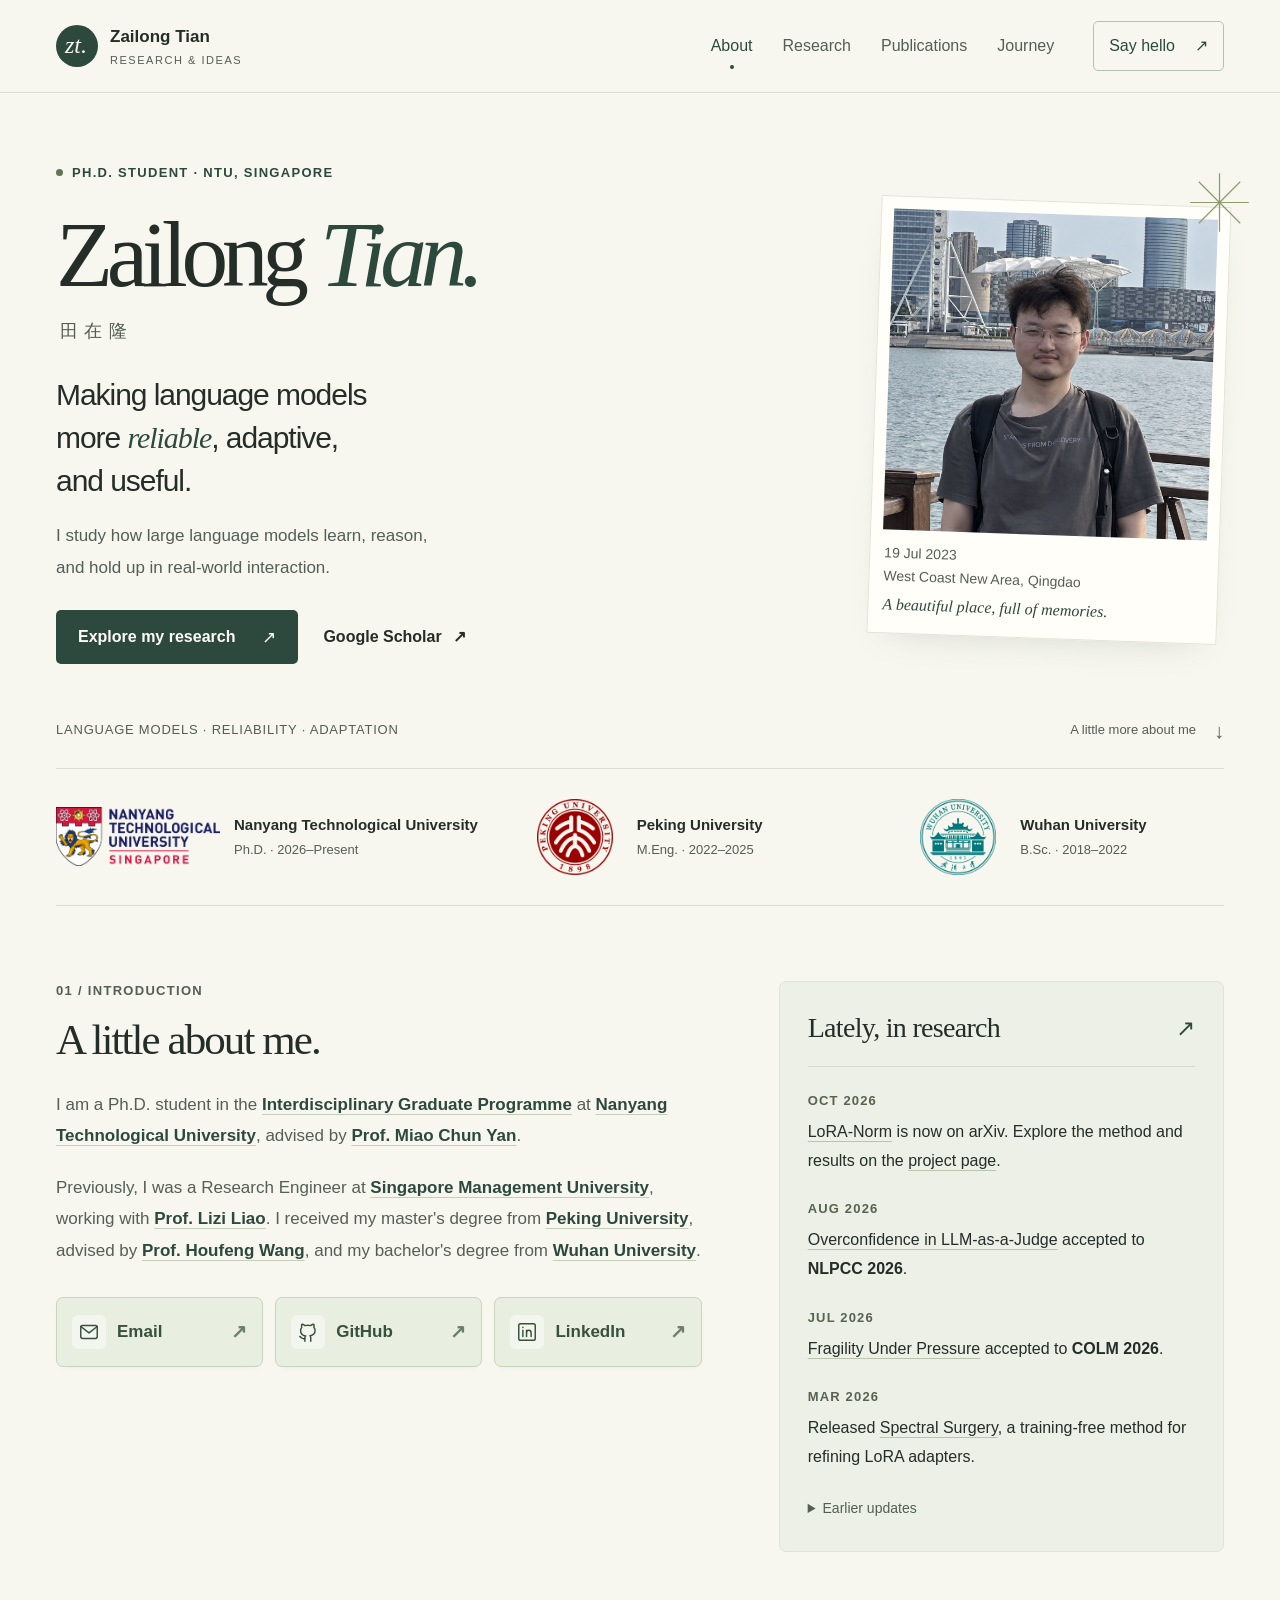
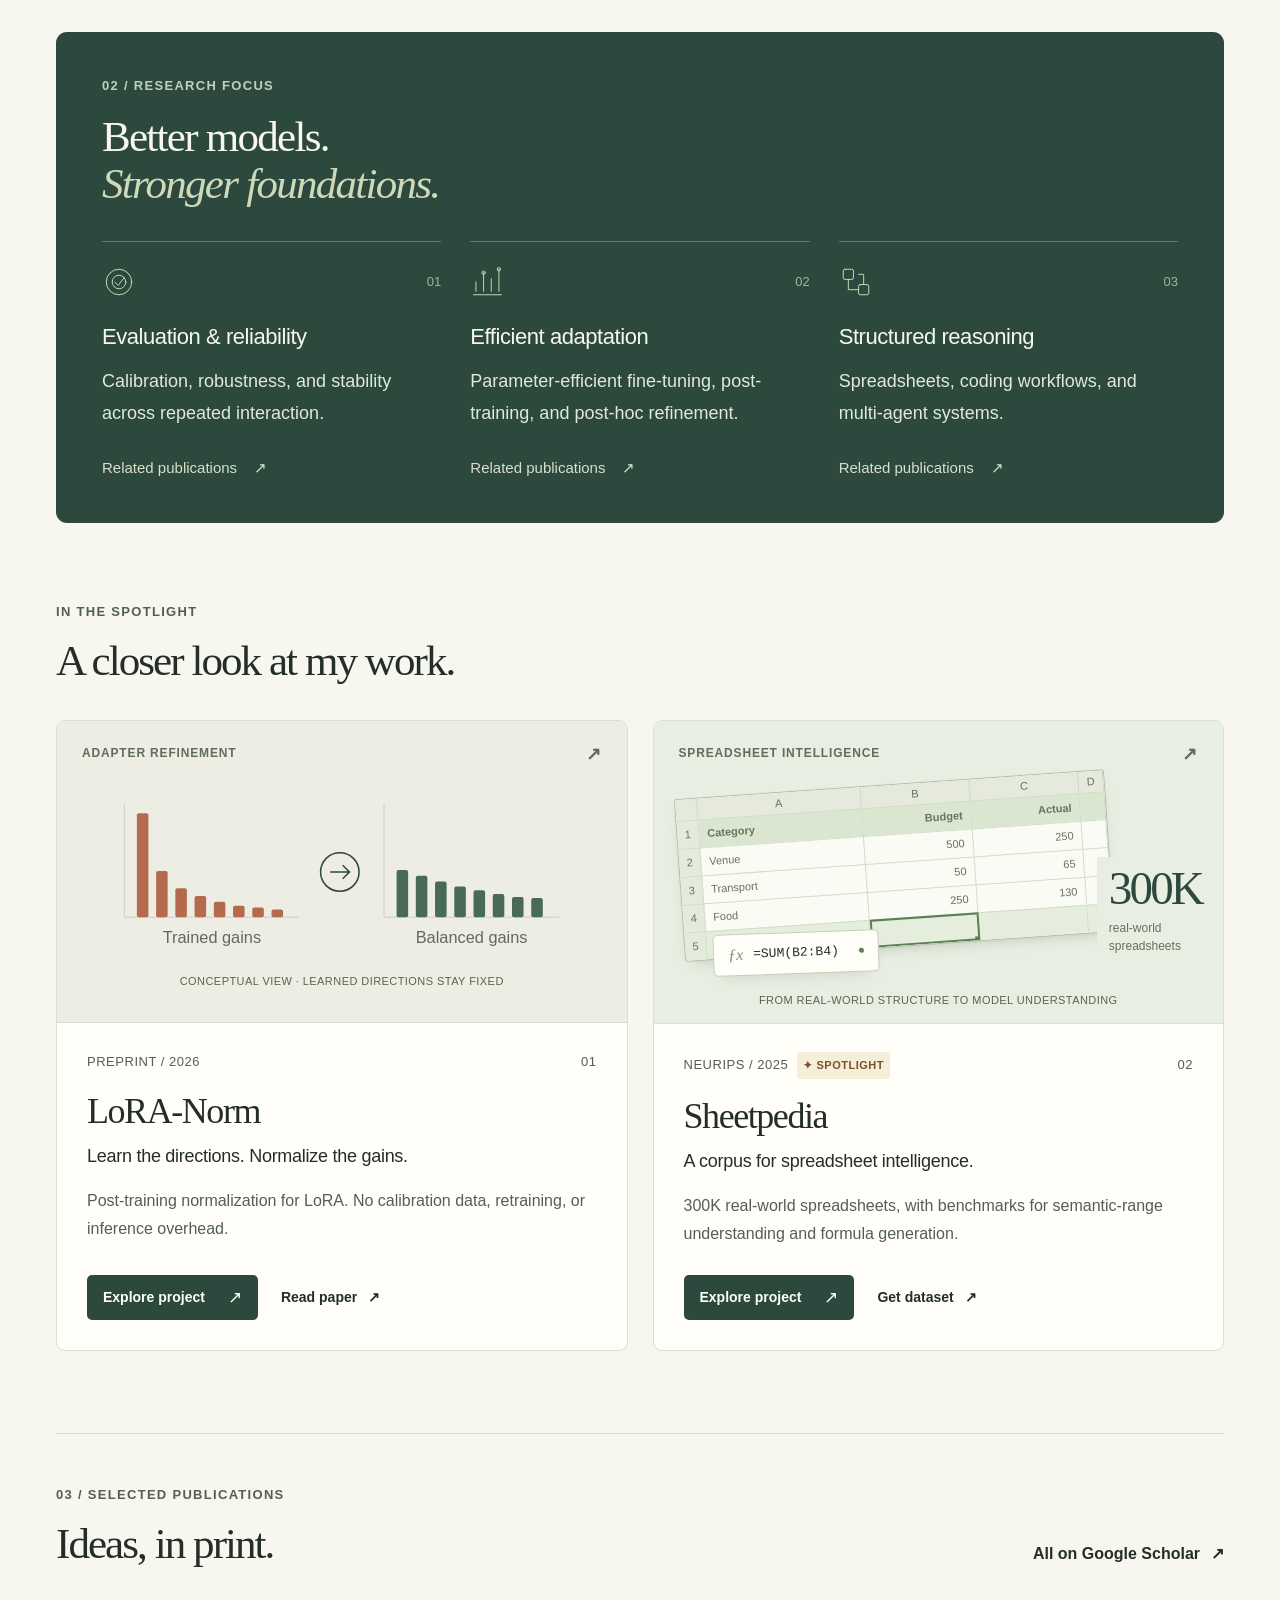
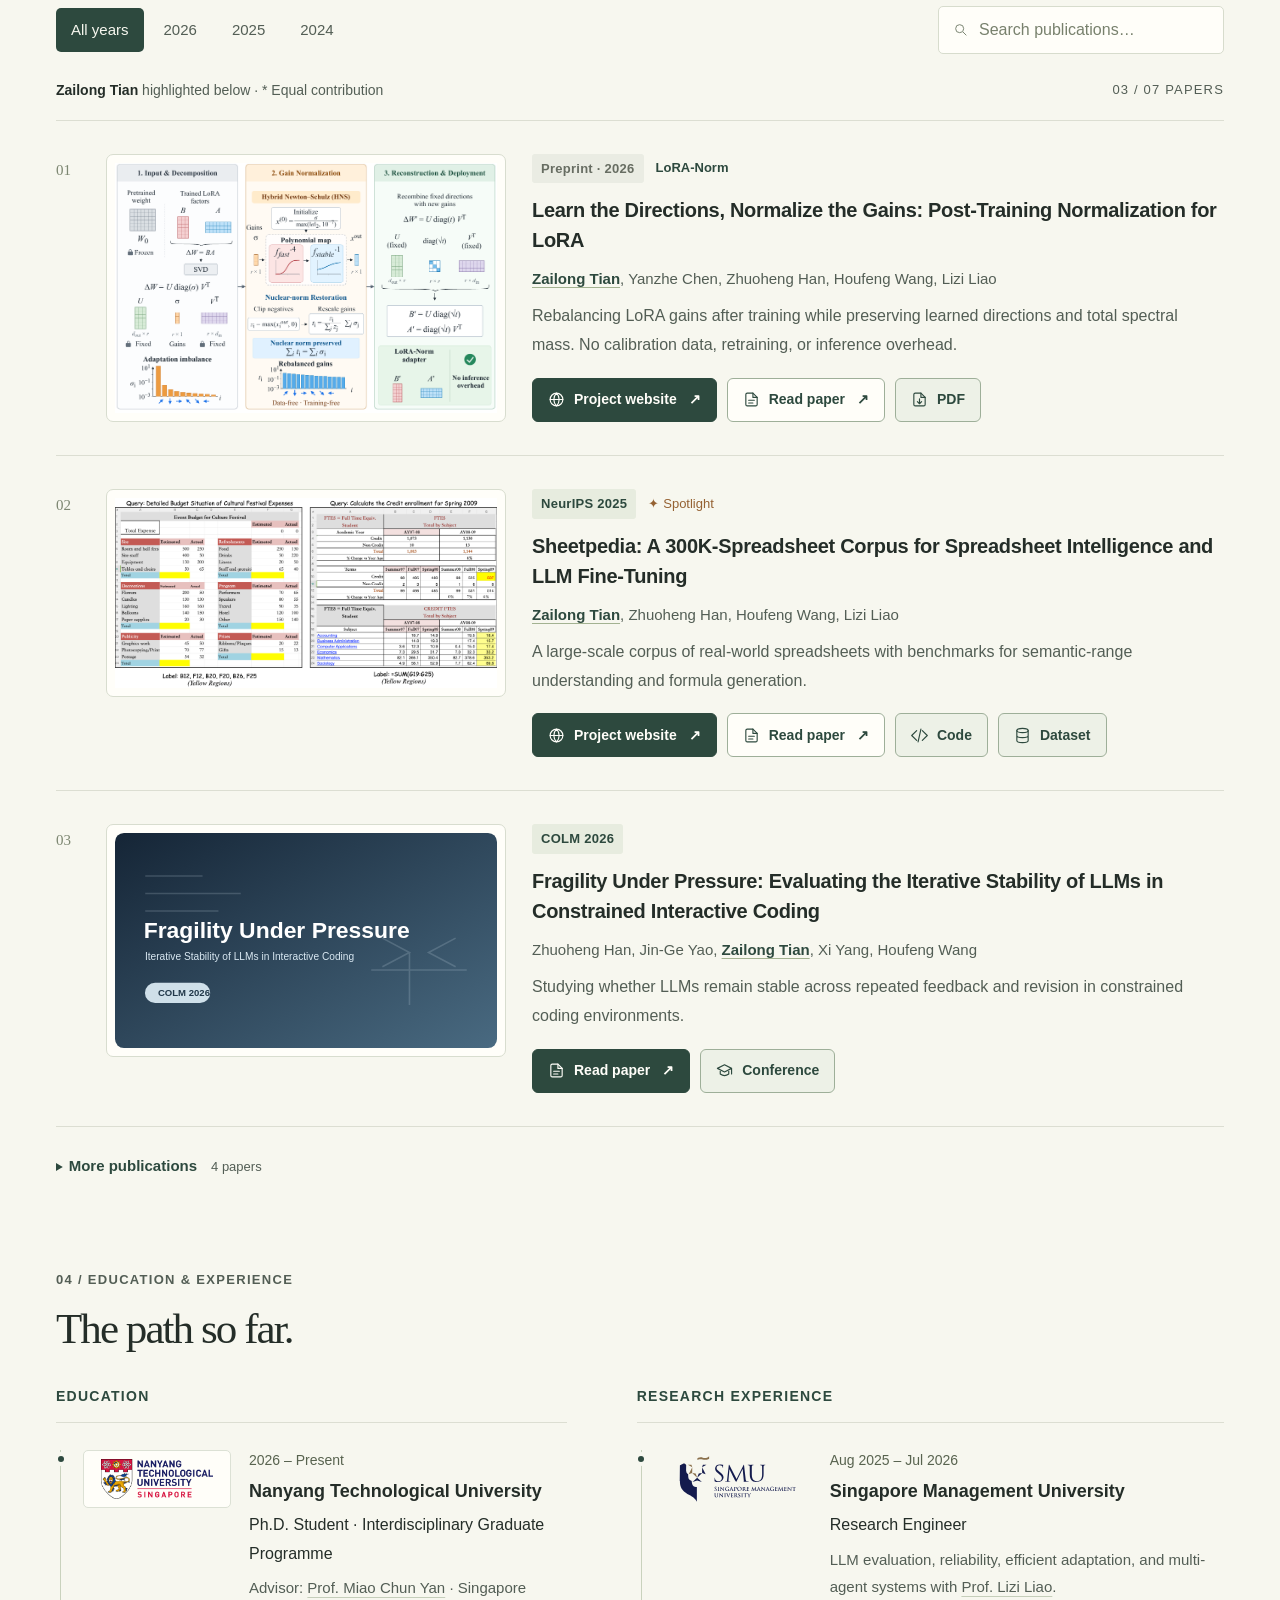
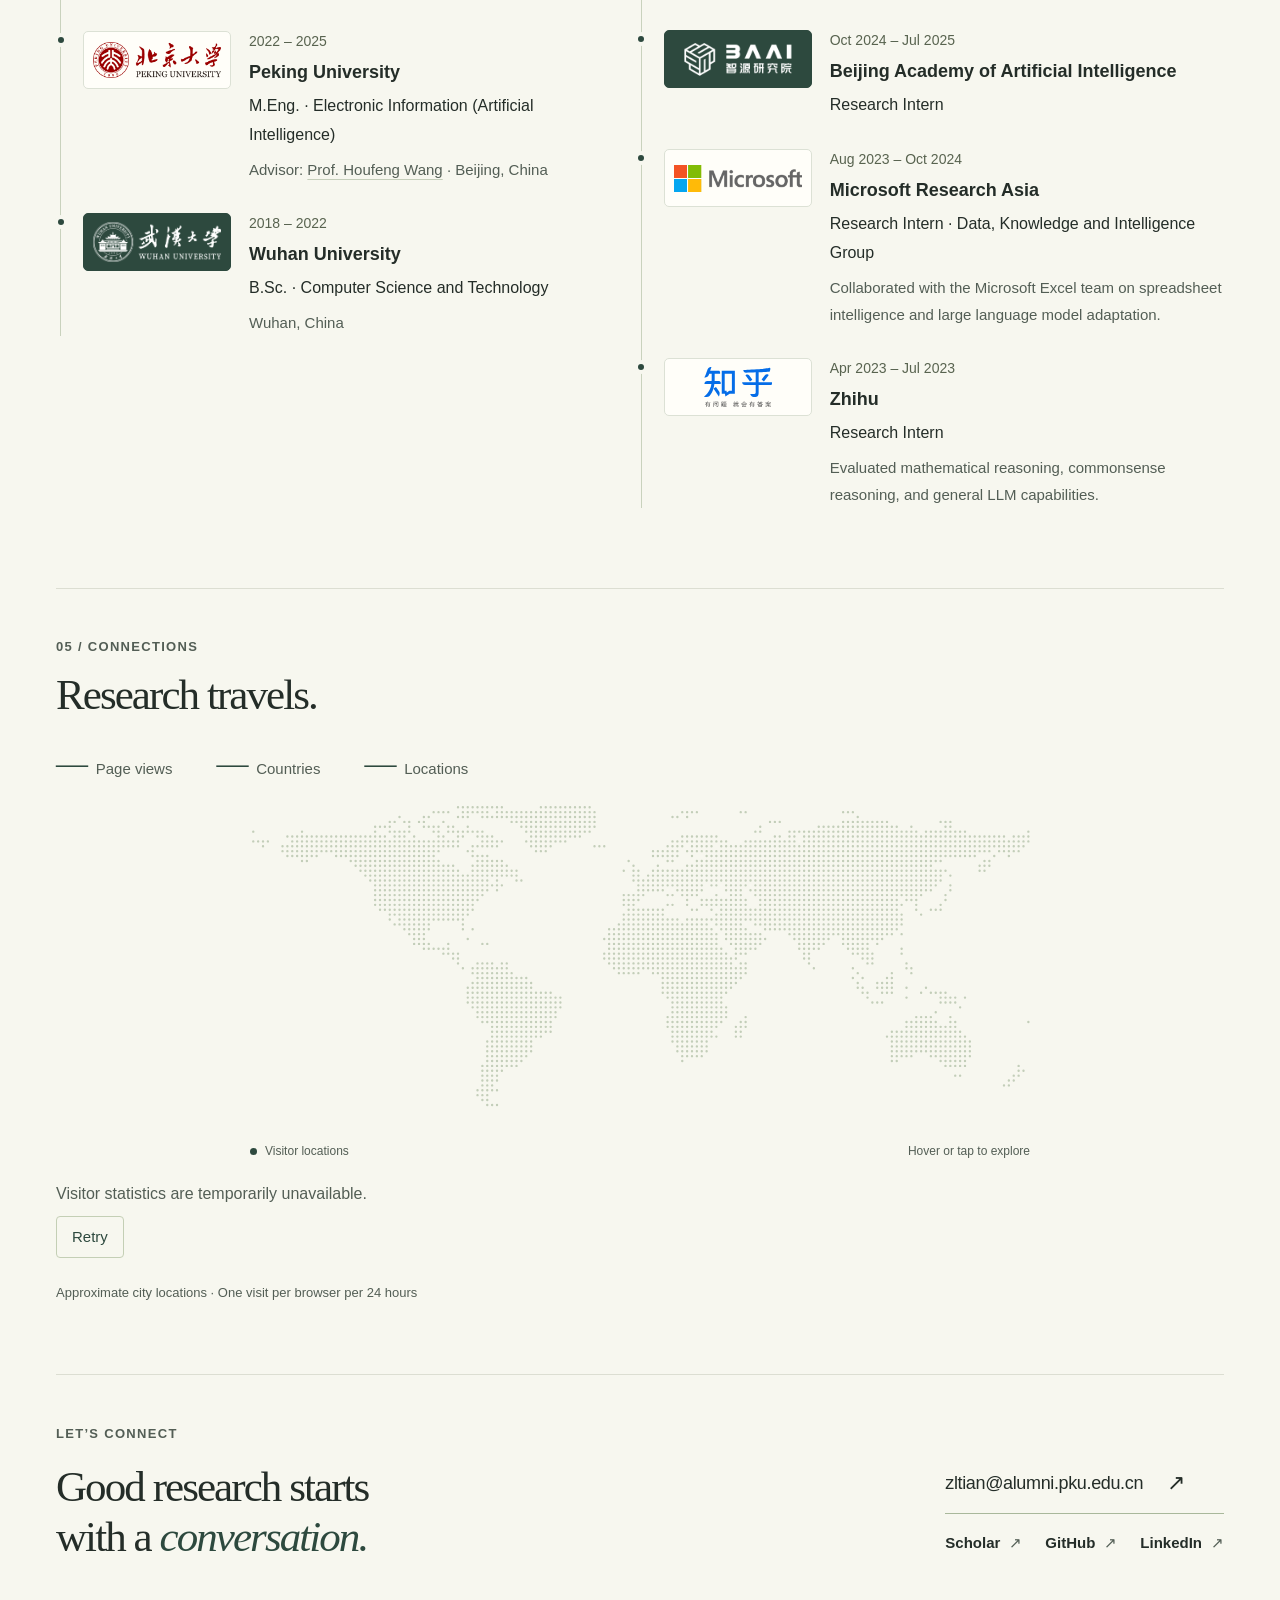
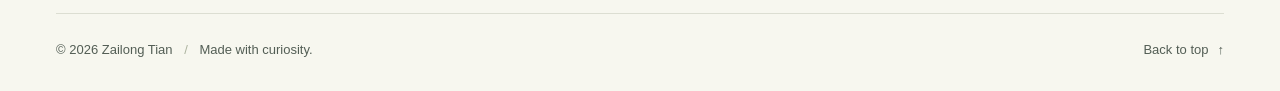
<file: index.html>
<!doctype html>
<html lang="en">
<head>
  <meta charset="utf-8">
  <meta name="viewport" content="width=device-width, initial-scale=1">
  <meta name="description" content="Zailong Tian, Ph.D. student at Nanyang Technological University. Research in reliable language models, efficient adaptation, and structured reasoning.">
  <meta name="theme-color" content="#f7f7ef">
  <meta property="og:title" content="Zailong Tian — Research &amp; ideas">
  <meta property="og:description" content="Ph.D. student at NTU. Research, publications, and experience in LLM reliability, efficient adaptation, and structured reasoning.">
  <meta property="og:type" content="website">
  <meta property="og:url" content="https://tttiantt.github.io/">
  <link rel="canonical" href="https://tttiantt.github.io/">
  <title>Zailong Tian — Research &amp; ideas</title>
  <link rel="icon" type="image/svg+xml" href="data:image/svg+xml,%3Csvg xmlns='http://www.w3.org/2000/svg' viewBox='0 0 64 64'%3E%3Crect width='64' height='64' rx='32' fill='%232d493e'/%3E%3Ctext x='32' y='43' text-anchor='middle' font-family='Georgia,serif' font-size='31' fill='%23f7f7ef'%3Ezt%3C/text%3E%3C/svg%3E">
  <link rel="stylesheet" href="assets/styles.css?v=20261003-5">
  <script src="assets/site.js?v=20261003-4" defer></script>
  <script src="assets/visitors.js?v=20261003-6" defer></script>
</head>
<body>
  <a class="skip-link" href="#main">Skip to content</a>
  <header class="site-header">
    <div class="container header-inner">
      <a class="wordmark" href="#about" aria-label="Zailong Tian, home"><span class="monogram" aria-hidden="true">zt.</span><span>Zailong Tian<span class="wordmark-note">RESEARCH &amp; IDEAS</span></span></a>
      <button class="menu-toggle" type="button" aria-expanded="false" aria-controls="primary-nav">Menu <span aria-hidden="true">＋</span></button>
      <nav id="primary-nav" aria-label="Main navigation">
        <a href="#about" aria-current="location">About</a>
        <a href="#research">Research</a>
        <a href="#publications">Publications</a>
        <a href="#background">Journey</a>
        <a class="nav-contact" href="mailto:zltian@alumni.pku.edu.cn">Say hello <span aria-hidden="true">↗</span></a>
      </nav>
    </div>
  </header>
  <main id="main" class="container">
    <section id="about" class="hero" aria-labelledby="hero-title">
      <div class="hero-copy">
        <p class="eyebrow hero-eyebrow"><span class="status-dot" aria-hidden="true"></span> PH.D. STUDENT · NTU, SINGAPORE</p>
        <h1 id="hero-title">Zailong <em>Tian.</em><span class="chinese-name" lang="zh">田在隆</span></h1>
        <p class="hero-statement">Making language models<br>more <em>reliable</em>, adaptive,<br>and useful.</p>
        <p class="hero-description">I study how large language models learn, reason,<br class="desktop-break"> and hold up in real-world interaction.</p>
        <div class="hero-actions"><a class="button button-primary" href="#publications">Explore my research <span aria-hidden="true">↗</span></a><a class="text-link" href="https://scholar.google.com/citations?user=eHl-gAkAAAAJ&amp;hl=en" target="_blank" rel="noopener noreferrer">Google Scholar <span aria-hidden="true">↗</span></a></div>
      </div>
      <div class="hero-portrait">
        <div class="portrait-decoration" aria-hidden="true"><svg viewBox="0 0 80 80"><path d="M40 4v72M4 40h72M14.5 14.5l51 51m0-51-51 51"/></svg></div>
        <figure class="portrait-frame"><img src="assets/portrait-super-resolution.png" alt="Zailong Tian in West Coast New Area, Qingdao, photographed on July 19, 2023" width="1222" height="1287" fetchpriority="high"><figcaption><div class="portrait-meta"><time datetime="2023-07-19">19 Jul 2023</time><span>West Coast New Area, Qingdao</span></div><p class="portrait-memory">A beautiful place, full of memories.</p></figcaption></figure>
      </div>
      <div class="hero-footnote"><span>LANGUAGE MODELS · RELIABILITY · ADAPTATION</span><a href="#biography">A little more about me <span aria-hidden="true">↓</span></a></div>
    </section>

    <div class="affiliation-strip" aria-label="Education"><div><span class="institution-logo institution-logo--wide"><img class="ntu-logo" src="assets/logos/ntu.png" alt="Nanyang Technological University logo" width="3006" height="1079" loading="lazy"></span><p>Nanyang Technological University<small>Ph.D. · 2026–Present</small></p></div><div><span class="institution-logo"><img src="assets/logos/pku.png" alt="Peking University logo" width="360" height="360" loading="lazy"></span><p>Peking University<small>M.Eng. · 2022–2025</small></p></div><div><span class="institution-logo"><img src="assets/logos/whu.png" alt="Wuhan University logo" width="734" height="734" loading="lazy"></span><p>Wuhan University<small>B.Sc. · 2018–2022</small></p></div></div>

    <div class="about-news">
      <section id="biography" class="about-section" aria-labelledby="biography-title"><p class="eyebrow">01 / INTRODUCTION</p><h2 id="biography-title">A little about me.</h2><div class="biography">
          <p>I am a Ph.D. student in the <a href="https://www.ntu.edu.sg/graduate-college/admissions/programme/interdisciplinary-graduate-programme" target="_blank" rel="noopener noreferrer">Interdisciplinary Graduate Programme</a> at <a href="https://www.ntu.edu.sg/" target="_blank" rel="noopener noreferrer">Nanyang Technological University</a>, advised by <a href="https://dr.ntu.edu.sg/entities/person/Miao-Chun-Yan" target="_blank" rel="noopener noreferrer">Prof. Miao Chun Yan</a>.</p>
          <p>Previously, I was a Research Engineer at <a href="https://computing.smu.edu.sg/" target="_blank" rel="noopener noreferrer">Singapore Management University</a>, working with <a href="https://liziliao.github.io/" target="_blank" rel="noopener noreferrer">Prof. Lizi Liao</a>. I received my master's degree from <a href="https://www.pku.edu.cn/" target="_blank" rel="noopener noreferrer">Peking University</a>, advised by <a href="https://cs.pku.edu.cn/info/1090/1771.htm" target="_blank" rel="noopener noreferrer">Prof. Houfeng Wang</a>, and my bachelor's degree from <a href="https://www.whu.edu.cn/" target="_blank" rel="noopener noreferrer">Wuhan University</a>.</p>
        </div><div class="social-links profile-actions" aria-label="Social profiles"><a class="profile-email" href="mailto:zltian@alumni.pku.edu.cn"><svg viewBox="0 0 24 24" aria-hidden="true"><rect x="3" y="5" width="18" height="14" rx="2"/><path d="m3 6 9 7 9-7"/></svg><span>Email</span><span class="link-arrow" aria-hidden="true">↗</span></a><a class="profile-github" href="https://github.com/TTtianTT" target="_blank" rel="noopener noreferrer"><svg viewBox="0 0 24 24" aria-hidden="true"><path d="M9 19c-4.3 1.3-4.3-2-6-2m12 5v-3.4a3 3 0 0 0-.8-2.4c2.7-.3 5.5-1.3 5.5-6A4.7 4.7 0 0 0 18.4 7a4.3 4.3 0 0 0-.1-3.3s-1-.3-3.4 1.3a11.7 11.7 0 0 0-6.2 0C6.3 3.4 5.3 3.7 5.3 3.7A4.3 4.3 0 0 0 5.2 7a4.7 4.7 0 0 0-1.3 3.3c0 4.7 2.8 5.7 5.5 6A3 3 0 0 0 8.6 19v3"/></svg><span>GitHub</span><span class="link-arrow" aria-hidden="true">↗</span></a><a class="profile-linkedin" href="https://www.linkedin.com/in/在隆-田-86b107286/" target="_blank" rel="noopener noreferrer"><svg viewBox="0 0 24 24" aria-hidden="true"><rect x="3" y="3" width="18" height="18" rx="2"/><path d="M7.5 10v7M7.5 6.8v.2M11.5 17v-7m0 3c0-4 5-4 5 0v4"/></svg><span>LinkedIn</span><span class="link-arrow" aria-hidden="true">↗</span></a></div></section>
      <aside id="news" class="news-section" aria-labelledby="news-title"><div class="news-heading"><h2 id="news-title">Lately, in research</h2><span aria-hidden="true">↗</span></div><ul class="news-list">
          <li><time datetime="2026-10">Oct 2026</time><p><a href="https://arxiv.org/abs/2610.02067" target="_blank" rel="noopener noreferrer">LoRA-Norm</a> is now on arXiv. Explore the method and results on the <a href="lora-norm/" target="_blank" rel="noopener noreferrer">project page</a>.</p></li>
          <li><time datetime="2026-08">Aug 2026</time><p><a href="https://arxiv.org/abs/2508.06225" target="_blank" rel="noopener noreferrer">Overconfidence in LLM-as-a-Judge</a> accepted to <strong>NLPCC 2026</strong>.</p></li>
          <li><time datetime="2026-07">Jul 2026</time><p><a href="https://openreview.net/forum?id=duQd1GOs8U" target="_blank" rel="noopener noreferrer">Fragility Under Pressure</a> accepted to <strong>COLM 2026</strong>.</p></li>
          <li><time datetime="2026-03">Mar 2026</time><p>Released <a href="https://arxiv.org/abs/2603.03995" target="_blank" rel="noopener noreferrer">Spectral Surgery</a>, a training-free method for refining LoRA adapters.</p></li>
        </ul><details class="older-news"><summary>Earlier updates</summary><div class="earlier-item"><time datetime="2025">2025</time><p><a href="https://tttiantt.github.io/Sheetpedia/" target="_blank" rel="noopener noreferrer">Sheetpedia</a> accepted as a NeurIPS Datasets &amp; Benchmarks Spotlight.</p></div></details></aside>
    </div>

    <section id="research" class="research-section" aria-labelledby="research-title">
      <div class="research-heading"><div><p class="eyebrow">02 / RESEARCH FOCUS</p><h2 id="research-title">Better models.<br><em>Stronger foundations.</em></h2></div></div>
      <div class="research-grid">
        <article><div class="research-card-heading"><svg aria-hidden="true" viewBox="0 0 40 40"><circle cx="20" cy="20" r="15"/><circle cx="20" cy="20" r="8"/><path d="m15 20 4 4 7-9"/></svg><span>01</span></div><h3>Evaluation &amp; reliability</h3><p>Calibration, robustness, and stability across repeated interaction.</p><a href="#publications" data-topic="reliability">Related publications <span aria-hidden="true">↗</span></a></article>
        <article><div class="research-card-heading"><svg aria-hidden="true" viewBox="0 0 40 40"><path d="M7 31V20m9 11V9m9 22V16m9 15V5M4 35h33"/><circle cx="16" cy="9" r="2"/><circle cx="34" cy="5" r="2"/></svg><span>02</span></div><h3>Efficient adaptation</h3><p>Parameter-efficient fine-tuning, post-training, and post-hoc refinement.</p><a href="#publications" data-topic="adaptation">Related publications <span aria-hidden="true">↗</span></a></article>
        <article><div class="research-card-heading"><svg aria-hidden="true" viewBox="0 0 40 40"><rect x="5" y="5" width="12" height="12" rx="2"/><rect x="23" y="23" width="12" height="12" rx="2"/><path d="M23 11h6v12M11 17v12h12"/></svg><span>03</span></div><h3>Structured reasoning</h3><p>Spreadsheets, coding workflows, and multi-agent systems.</p><a href="#publications" data-topic="reasoning">Related publications <span aria-hidden="true">↗</span></a></article>
      </div>
    </section>

    <section id="projects" class="featured-section" aria-labelledby="projects-title"><div class="section-heading"><div><p class="eyebrow">IN THE SPOTLIGHT</p><h2 id="projects-title">A closer look at my work.</h2></div></div>
      <div class="featured-grid">
        <article class="feature-card lora-feature"><div class="feature-visual"><div class="visual-label"><span>ADAPTER REFINEMENT</span><span aria-hidden="true">↗</span></div><svg class="spectrum-illustration" viewBox="0 0 520 210" role="img" aria-labelledby="spectrum-title spectrum-description"><title id="spectrum-title">A conceptual illustration of LoRA gain normalization</title><desc id="spectrum-description">Uneven trained gains are rebalanced while learned directions remain fixed. This is a schematic, not experimental data.</desc><g fill="none" stroke="#cfcec1"><path d="M34 152h181M304 152h182"/><path d="M34 34v118M304 34v118"/></g><g fill="#b46b4d"><rect x="47" y="44" width="12" height="108" rx="2"/><rect x="67" y="104" width="12" height="48" rx="2"/><rect x="87" y="122" width="12" height="30" rx="2"/><rect x="107" y="130" width="12" height="22" rx="2"/><rect x="127" y="136" width="12" height="16" rx="2"/><rect x="147" y="140" width="12" height="12" rx="2"/><rect x="167" y="142" width="12" height="10" rx="2"/><rect x="187" y="144" width="12" height="8" rx="2"/></g><g fill="#496b55"><rect x="317" y="103" width="12" height="49" rx="2"/><rect x="337" y="109" width="12" height="43" rx="2"/><rect x="357" y="115" width="12" height="37" rx="2"/><rect x="377" y="120" width="12" height="32" rx="2"/><rect x="397" y="124" width="12" height="28" rx="2"/><rect x="417" y="128" width="12" height="24" rx="2"/><rect x="437" y="131" width="12" height="21" rx="2"/><rect x="457" y="132" width="12" height="20" rx="2"/></g><g fill="none" stroke="#2d493e" stroke-width="1.6"><circle cx="258" cy="105" r="20"/><path d="M248 105h20m-7-7 7 7-7 7"/></g><g class="diagram-label" text-anchor="middle"><text x="125" y="179">Trained gains</text><text x="395" y="179">Balanced gains</text></g></svg><p class="visual-caption">CONCEPTUAL VIEW · LEARNED DIRECTIONS STAY FIXED</p></div><div class="feature-body"><div class="feature-meta"><span>PREPRINT / 2026</span><span>01</span></div><h3>LoRA-Norm</h3><p class="feature-subtitle">Learn the directions. Normalize the gains.</p><p class="feature-description">Post-training normalization for LoRA. No calibration data, retraining, or inference overhead.</p><div class="feature-links"><a href="lora-norm/" class="button button-primary" target="_blank" rel="noopener noreferrer">Explore project <span aria-hidden="true">↗</span></a><a class="text-link" href="https://arxiv.org/abs/2610.02067" target="_blank" rel="noopener noreferrer">Read paper <span aria-hidden="true">↗</span></a></div></div></article>
        <article class="feature-card sheet-feature"><div class="feature-visual"><div class="visual-label"><span>SPREADSHEET INTELLIGENCE</span><span aria-hidden="true">↗</span></div><div class="sheet-illustration" aria-hidden="true"><div class="mini-sheet"><div class="sheet-columns"><span></span><span>A</span><span>B</span><span>C</span><span>D</span></div><div class="sheet-row"><span>1</span><span>Category</span><span>Budget</span><span>Actual</span><span></span></div><div class="sheet-row"><span>2</span><span>Venue</span><span>500</span><span>250</span><span></span></div><div class="sheet-row"><span>3</span><span>Transport</span><span>50</span><span>65</span><span></span></div><div class="sheet-row"><span>4</span><span>Food</span><span>250</span><span>130</span><span></span></div><div class="sheet-row selected-row"><span>5</span><span>Total</span><span class="selected-cell"></span><span></span><span></span></div></div><div class="formula-note"><span>ƒx</span> =SUM(B2:B4)<span class="formula-dot"></span></div><div class="corpus-note"><strong>300K</strong><span>real-world<br>spreadsheets</span></div></div><p class="visual-caption">FROM REAL-WORLD STRUCTURE TO MODEL UNDERSTANDING</p></div><div class="feature-body"><div class="feature-meta"><span>NEURIPS / 2025 <b class="spotlight-badge">✦ SPOTLIGHT</b></span><span>02</span></div><h3>Sheetpedia</h3><p class="feature-subtitle">A corpus for spreadsheet intelligence.</p><p class="feature-description">300K real-world spreadsheets, with benchmarks for semantic-range understanding and formula generation.</p><div class="feature-links"><a href="https://tttiantt.github.io/Sheetpedia/" class="button button-primary" target="_blank" rel="noopener noreferrer">Explore project <span aria-hidden="true">↗</span></a><a class="text-link" href="https://huggingface.co/datasets/tianzl66/Sheetpedia_xlsx" target="_blank" rel="noopener noreferrer">Get dataset <span aria-hidden="true">↗</span></a></div></div></article>
      </div>
    </section>

    <section id="publications" class="publications-section" aria-labelledby="publications-title"><div class="section-heading"><div><p class="eyebrow">03 / SELECTED PUBLICATIONS</p><h2 id="publications-title">Ideas, in print.</h2></div><a class="text-link" href="https://scholar.google.com/citations?user=eHl-gAkAAAAJ&amp;hl=en" target="_blank" rel="noopener noreferrer">All on Google Scholar <span aria-hidden="true">↗</span></a></div><div class="publication-toolbar"><div class="filters" role="group" aria-label="Filter publications by year" hidden><button type="button" data-year="all" aria-pressed="true">All years</button><button type="button" data-year="2026" aria-pressed="false">2026</button><button type="button" data-year="2025" aria-pressed="false">2025</button><button type="button" data-year="2024" aria-pressed="false">2024</button></div><label class="paper-search" hidden><svg aria-hidden="true" viewBox="0 0 24 24"><circle cx="10" cy="10" r="6"/><path d="m15 15 5 5"/></svg><span class="sr-only">Search publications by title, author, or venue</span><input id="paper-search" type="search" placeholder="Search publications…" autocomplete="off"></label></div><div class="publication-caption"><p><strong>Zailong Tian</strong> highlighted below · * Equal contribution</p><span id="paper-count">03 / 07 PAPERS</span></div><div id="topic-filter" class="topic-filter" hidden><p><span>Research focus:</span><strong id="topic-name"></strong></p><button type="button" id="clear-topic" aria-label="Clear research focus filter">Clear ×</button></div><p class="sr-only" id="filter-status" role="status" aria-live="polite"></p><div class="papers">
          <article class="paper" data-year="2026"><span class="paper-number" aria-hidden="true">01</span>
            <a class="paper-visual" href="lora-norm/" target="_blank" rel="noopener noreferrer" tabindex="-1" aria-hidden="true"><img src="assets/lora-norm.png" alt="" width="1800" height="1182" loading="lazy"></a>
            <div class="paper-body"><div class="paper-meta"><span class="venue preprint">Preprint · 2026</span><span class="paper-shortname">LoRA-Norm</span></div><h3><a href="https://arxiv.org/abs/2610.02067" target="_blank" rel="noopener noreferrer">Learn the Directions, Normalize the Gains: Post-Training Normalization for LoRA</a></h3><p class="authors"><strong>Zailong Tian</strong>, Yanzhe Chen, Zhuoheng Han, Houfeng Wang, Lizi Liao</p><p class="paper-description">Rebalancing LoRA gains after training while preserving learned directions and total spectral mass. No calibration data, retraining, or inference overhead.</p><div class="paper-links has-website"><a class="resource-website" href="lora-norm/" target="_blank" rel="noopener noreferrer"><svg viewBox="0 0 24 24" aria-hidden="true"><circle cx="12" cy="12" r="9"/><path d="M3 12h18M12 3c5 5 5 13 0 18-5-5-5-13 0-18Z"/></svg><span>Project website</span><span class="link-arrow" aria-hidden="true">↗</span></a><a class="resource-paper" href="https://arxiv.org/abs/2610.02067" target="_blank" rel="noopener noreferrer"><svg viewBox="0 0 24 24" aria-hidden="true"><path d="M14 3H6a2 2 0 0 0-2 2v14a2 2 0 0 0 2 2h12a2 2 0 0 0 2-2V9z"/><path d="M14 3v6h6M8 13h8M8 17h6"/></svg><span>Read paper</span><span class="link-arrow" aria-hidden="true">↗</span></a><a class="resource-pdf" href="https://arxiv.org/pdf/2610.02067" target="_blank" rel="noopener noreferrer"><svg viewBox="0 0 24 24" aria-hidden="true"><path d="M14 3H6a2 2 0 0 0-2 2v14a2 2 0 0 0 2 2h12a2 2 0 0 0 2-2V9z"/><path d="M14 3v6h6M12 11v7m-3-3 3 3 3-3"/></svg><span>PDF</span></a></div></div>
          </article>
          <article class="paper" data-year="2025"><span class="paper-number" aria-hidden="true">02</span>
            <a class="paper-visual" href="https://openreview.net/forum?id=4vLYwlA3X5" target="_blank" rel="noopener noreferrer" tabindex="-1" aria-hidden="true"><img src="assets/sheetpedia.png" alt="" width="4064" height="2020" loading="lazy"></a>
            <div class="paper-body"><div class="paper-meta"><span class="venue spotlight">NeurIPS 2025</span><span class="distinction">Spotlight</span></div><h3><a href="https://openreview.net/forum?id=4vLYwlA3X5" target="_blank" rel="noopener noreferrer">Sheetpedia: A 300K-Spreadsheet Corpus for Spreadsheet Intelligence and LLM Fine-Tuning</a></h3><p class="authors"><strong>Zailong Tian</strong>, Zhuoheng Han, Houfeng Wang, Lizi Liao</p><p class="paper-description">A large-scale corpus of real-world spreadsheets with benchmarks for semantic-range understanding and formula generation.</p><div class="paper-links has-website"><a class="resource-website" href="https://tttiantt.github.io/Sheetpedia/" target="_blank" rel="noopener noreferrer"><svg viewBox="0 0 24 24" aria-hidden="true"><circle cx="12" cy="12" r="9"/><path d="M3 12h18M12 3c5 5 5 13 0 18-5-5-5-13 0-18Z"/></svg><span>Project website</span><span class="link-arrow" aria-hidden="true">↗</span></a><a class="resource-paper" href="https://openreview.net/forum?id=4vLYwlA3X5" target="_blank" rel="noopener noreferrer"><svg viewBox="0 0 24 24" aria-hidden="true"><path d="M14 3H6a2 2 0 0 0-2 2v14a2 2 0 0 0 2 2h12a2 2 0 0 0 2-2V9z"/><path d="M14 3v6h6M8 13h8M8 17h6"/></svg><span>Read paper</span><span class="link-arrow" aria-hidden="true">↗</span></a><a class="resource-code" href="https://github.com/TTtianTT/Sheetpedia" target="_blank" rel="noopener noreferrer"><svg viewBox="0 0 24 24" aria-hidden="true"><path d="m8 5-7 7 7 7m8-14 7 7-7 7M14 3l-4 18"/></svg><span>Code</span></a><a class="resource-dataset" href="https://huggingface.co/datasets/tianzl66/Sheetpedia_xlsx" target="_blank" rel="noopener noreferrer"><svg viewBox="0 0 24 24" aria-hidden="true"><ellipse cx="12" cy="5" rx="8" ry="3"/><path d="M4 5v14c0 4 16 4 16 0V5M4 12c0 4 16 4 16 0"/></svg><span>Dataset</span></a></div></div>
          </article>
          <article class="paper" data-year="2026"><span class="paper-number" aria-hidden="true">03</span>
            <a class="paper-visual" href="https://openreview.net/forum?id=duQd1GOs8U" target="_blank" rel="noopener noreferrer" tabindex="-1" aria-hidden="true"><img src="assets/fragility.svg" alt="" width="600" height="340" loading="lazy"></a>
            <div class="paper-body"><div class="paper-meta"><span class="venue">COLM 2026</span></div><h3><a href="https://openreview.net/forum?id=duQd1GOs8U" target="_blank" rel="noopener noreferrer">Fragility Under Pressure: Evaluating the Iterative Stability of LLMs in Constrained Interactive Coding</a></h3><p class="authors">Zhuoheng Han, Jin-Ge Yao, <strong>Zailong Tian</strong>, Xi Yang, Houfeng Wang</p><p class="paper-description">Studying whether LLMs remain stable across repeated feedback and revision in constrained coding environments.</p><div class="paper-links"><a class="resource-paper" href="https://openreview.net/forum?id=duQd1GOs8U" target="_blank" rel="noopener noreferrer"><svg viewBox="0 0 24 24" aria-hidden="true"><path d="M14 3H6a2 2 0 0 0-2 2v14a2 2 0 0 0 2 2h12a2 2 0 0 0 2-2V9z"/><path d="M14 3v6h6M8 13h8M8 17h6"/></svg><span>Read paper</span><span class="link-arrow" aria-hidden="true">↗</span></a><a class="resource-conference" href="https://colmweb.org/AcceptedPapers.html" target="_blank" rel="noopener noreferrer"><svg viewBox="0 0 24 24" aria-hidden="true"><path d="m2 9 10-5 10 5-10 5-10-5Zm4 2v6c4 3 8 3 12 0v-6M22 9v8"/></svg><span>Conference</span></a></div></div>
          </article>
          <details id="more-publications" class="more-publications"><summary id="publications-summary"><span class="more-publications-label">More publications</span><span class="more-publications-count">4 papers</span></summary><div class="papers">
          <article class="paper" data-year="2026"><span class="paper-number" aria-hidden="true">04</span>
            <a class="paper-visual" href="https://arxiv.org/abs/2603.03995" target="_blank" rel="noopener noreferrer" tabindex="-1" aria-hidden="true"><img src="assets/spectral-surgery.jpg" alt="" width="3625" height="1886" loading="lazy"></a>
            <div class="paper-body"><div class="paper-meta"><span class="venue preprint">Preprint · 2026</span></div><h3><a href="https://arxiv.org/abs/2603.03995" target="_blank" rel="noopener noreferrer">Spectral Surgery: Training-Free Refinement of LoRA via Gradient-Guided Singular Value Reweighting</a></h3><p class="authors"><strong>Zailong Tian</strong>, Yanzhe Chen, Zhuoheng Han, Lizi Liao</p><p class="paper-description">Refining trained LoRA adapters by reweighting singular components with a small calibration set.</p><div class="paper-links"><a class="resource-paper" href="https://arxiv.org/abs/2603.03995" target="_blank" rel="noopener noreferrer"><svg viewBox="0 0 24 24" aria-hidden="true"><path d="M14 3H6a2 2 0 0 0-2 2v14a2 2 0 0 0 2 2h12a2 2 0 0 0 2-2V9z"/><path d="M14 3v6h6M8 13h8M8 17h6"/></svg><span>Read paper</span><span class="link-arrow" aria-hidden="true">↗</span></a><a class="resource-pdf" href="https://arxiv.org/pdf/2603.03995" target="_blank" rel="noopener noreferrer"><svg viewBox="0 0 24 24" aria-hidden="true"><path d="M14 3H6a2 2 0 0 0-2 2v14a2 2 0 0 0 2 2h12a2 2 0 0 0 2-2V9z"/><path d="M14 3v6h6M12 11v7m-3-3 3 3 3-3"/></svg><span>PDF</span></a></div></div>
          </article>
          <article class="paper" data-year="2026"><span class="paper-number" aria-hidden="true">05</span>
            <a class="paper-visual" href="https://arxiv.org/abs/2508.06225" target="_blank" rel="noopener noreferrer" tabindex="-1" aria-hidden="true"><img src="assets/llm-judge.png" alt="" width="1680" height="962" loading="lazy"></a>
            <div class="paper-body"><div class="paper-meta"><span class="venue">NLPCC 2026</span></div><h3><a href="https://arxiv.org/abs/2508.06225" target="_blank" rel="noopener noreferrer">Overconfidence in LLM-as-a-Judge: Diagnosis and Confidence-Driven Solution</a></h3><p class="authors"><strong>Zailong Tian*</strong>, Zhuoheng Han*, Yanzhe Chen, Haozhe Xu, Xi Yang, Richeng Xuan, Houfeng Wang, Lizi Liao</p><p class="paper-description">Diagnosing confidence miscalibration in LLM judges and improving reliability with confidence-aware fusion.</p><div class="paper-links"><a class="resource-paper" href="https://arxiv.org/abs/2508.06225" target="_blank" rel="noopener noreferrer"><svg viewBox="0 0 24 24" aria-hidden="true"><path d="M14 3H6a2 2 0 0 0-2 2v14a2 2 0 0 0 2 2h12a2 2 0 0 0 2-2V9z"/><path d="M14 3v6h6M8 13h8M8 17h6"/></svg><span>Read paper</span><span class="link-arrow" aria-hidden="true">↗</span></a><a class="resource-pdf" href="https://arxiv.org/pdf/2508.06225" target="_blank" rel="noopener noreferrer"><svg viewBox="0 0 24 24" aria-hidden="true"><path d="M14 3H6a2 2 0 0 0-2 2v14a2 2 0 0 0 2 2h12a2 2 0 0 0 2-2V9z"/><path d="M14 3v6h6M12 11v7m-3-3 3 3 3-3"/></svg><span>PDF</span></a></div></div>
          </article>
          <article class="paper" data-year="2024"><span class="paper-number" aria-hidden="true">06</span>
            <a class="paper-visual" href="https://aclanthology.org/2024.lrec-main.621/" target="_blank" rel="noopener noreferrer" tabindex="-1" aria-hidden="true"><img src="assets/faganet.png" alt="" width="2659" height="1065" loading="lazy"></a>
            <div class="paper-body"><div class="paper-meta"><span class="venue">LREC–COLING 2024</span></div><h3><a href="https://aclanthology.org/2024.lrec-main.621/" target="_blank" rel="noopener noreferrer">FaGANet: An Evidence-Based Fact-Checking Model with Integrated Encoder Leveraging Contextual Information</a></h3><p class="authors">Weiyao Luo, Junfeng Ran, <strong>Zailong Tian</strong>, Sujian Li, Zhifang Sui</p><div class="paper-links"><a class="resource-paper" href="https://aclanthology.org/2024.lrec-main.621/" target="_blank" rel="noopener noreferrer"><svg viewBox="0 0 24 24" aria-hidden="true"><path d="M14 3H6a2 2 0 0 0-2 2v14a2 2 0 0 0 2 2h12a2 2 0 0 0 2-2V9z"/><path d="M14 3v6h6M8 13h8M8 17h6"/></svg><span>Read paper</span><span class="link-arrow" aria-hidden="true">↗</span></a><a class="resource-pdf" href="https://aclanthology.org/2024.lrec-main.621.pdf" target="_blank" rel="noopener noreferrer"><svg viewBox="0 0 24 24" aria-hidden="true"><path d="M14 3H6a2 2 0 0 0-2 2v14a2 2 0 0 0 2 2h12a2 2 0 0 0 2-2V9z"/><path d="M14 3v6h6M12 11v7m-3-3 3 3 3-3"/></svg><span>PDF</span></a></div></div>
          </article>
          <article class="paper" data-year="2024"><span class="paper-number" aria-hidden="true">07</span>
            <a class="paper-visual" href="https://link.springer.com/chapter/10.1007/978-981-97-9440-9_33" target="_blank" rel="noopener noreferrer" tabindex="-1" aria-hidden="true"><img src="assets/ecpe.png" alt="" width="3132" height="1722" loading="lazy"></a>
            <div class="paper-body"><div class="paper-meta"><span class="venue">NLPCC 2024</span></div><h3><a href="https://link.springer.com/chapter/10.1007/978-981-97-9440-9_33" target="_blank" rel="noopener noreferrer">Leveraging Two-Stream Cause-Effect Relation for Emotion-Cause Analysis</a></h3><p class="authors">Junfeng Ran, <strong>Zailong Tian</strong>, Weiyao Luo, Sujian Li</p><div class="paper-links"><a class="resource-paper" href="https://link.springer.com/chapter/10.1007/978-981-97-9440-9_33" target="_blank" rel="noopener noreferrer"><svg viewBox="0 0 24 24" aria-hidden="true"><path d="M14 3H6a2 2 0 0 0-2 2v14a2 2 0 0 0 2 2h12a2 2 0 0 0 2-2V9z"/><path d="M14 3v6h6M8 13h8M8 17h6"/></svg><span>Read paper</span><span class="link-arrow" aria-hidden="true">↗</span></a></div></div>
          </article><button type="button" id="collapse-publications" class="text-link collapse-publications" hidden>Show fewer publications <span aria-hidden="true">↑</span></button></div></details></div><div class="empty-state" id="empty-state" hidden><h3>No matching publications.</h3><p>Try another title, author, or year.</p><button type="button" id="reset-filters" class="text-link">Reset filters <span aria-hidden="true">↗</span></button></div></section>

    <section id="background" class="background-section" aria-labelledby="background-title"><div class="section-heading"><div><p class="eyebrow">04 / EDUCATION &amp; EXPERIENCE</p><h2 id="background-title">The path so far.</h2></div></div><div class="background-grid"><div class="background-block"><h3 class="subheading">Education</h3><ol class="timeline">
          <li class="education-item"><div class="school-logo"><img class="ntu-logo" src="assets/logos/ntu.png" alt="Nanyang Technological University logo" width="3006" height="1079" loading="lazy"></div><div class="education-details"><div class="timeline-heading"><h4>Nanyang Technological University</h4><span class="timeline-date">2026 – Present</span></div><p>Ph.D. Student · Interdisciplinary Graduate Programme</p><p class="timeline-detail">Advisor: <a href="https://dr.ntu.edu.sg/entities/person/Miao-Chun-Yan" target="_blank" rel="noopener noreferrer">Prof. Miao Chun Yan</a> · Singapore</p></div></li>
          <li class="education-item"><div class="school-logo"><img src="assets/logos/pku-horizontal.png" alt="Peking University logo" width="852" height="240" loading="lazy"></div><div class="education-details"><div class="timeline-heading"><h4>Peking University</h4><span class="timeline-date">2022 – 2025</span></div><p>M.Eng. · Electronic Information (Artificial Intelligence)</p><p class="timeline-detail">Advisor: <a href="https://cs.pku.edu.cn/info/1090/1771.htm" target="_blank" rel="noopener noreferrer">Prof. Houfeng Wang</a> · Beijing, China</p></div></li>
          <li class="education-item"><div class="school-logo school-logo--dark"><img src="assets/logos/whu-horizontal.png" alt="Wuhan University logo" width="2334" height="734" loading="lazy"></div><div class="education-details"><div class="timeline-heading"><h4>Wuhan University</h4><span class="timeline-date">2018 – 2022</span></div><p>B.Sc. · Computer Science and Technology</p><p class="timeline-detail">Wuhan, China</p></div></li>
        </ol></div>
        <div class="background-block"><h3 class="subheading">Research experience</h3><ol class="timeline">
          <li class="experience-item"><div class="organization-logo organization-logo--smu"><img class="wordmark-logo" src="assets/logos/smu-compact.svg" alt="Singapore Management University logo" width="125" height="52" loading="lazy"></div><div class="experience-details"><div class="timeline-heading"><h4>Singapore Management University</h4><span class="timeline-date">Aug 2025 – Jul 2026</span></div><p>Research Engineer</p><p class="timeline-detail">LLM evaluation, reliability, efficient adaptation, and multi-agent systems with <a href="https://liziliao.github.io/" target="_blank" rel="noopener noreferrer">Prof. Lizi Liao</a>.</p></div></li>
          <li class="experience-item"><div class="organization-logo organization-logo--dark"><img class="wordmark-logo" src="assets/logos/baai.png" alt="Beijing Academy of Artificial Intelligence logo" width="300" height="100" loading="lazy"></div><div class="experience-details"><div class="timeline-heading"><h4>Beijing Academy of Artificial Intelligence</h4><span class="timeline-date">Oct 2024 – Jul 2025</span></div><p>Research Intern</p></div></li>
          <li class="experience-item"><div class="organization-logo"><img class="wordmark-logo" src="assets/logos/microsoft.png" alt="Microsoft Research Asia logo" width="216" height="46" loading="lazy"></div><div class="experience-details"><div class="timeline-heading"><h4>Microsoft Research Asia</h4><span class="timeline-date">Aug 2023 – Oct 2024</span></div><p>Research Intern · Data, Knowledge and Intelligence Group</p><p class="timeline-detail">Collaborated with the Microsoft Excel team on spreadsheet intelligence and large language model adaptation.</p></div></li>
          <li class="experience-item"><div class="organization-logo"><img class="wordmark-logo" src="assets/logos/zhihu-horizontal.svg" alt="Zhihu logo" width="889" height="525" loading="lazy"></div><div class="experience-details"><div class="timeline-heading"><h4>Zhihu</h4><span class="timeline-date">Apr 2023 – Jul 2023</span></div><p>Research Intern</p><p class="timeline-detail">Evaluated mathematical reasoning, commonsense reasoning, and general LLM capabilities.</p></div></li>
        </ol></div>
      </div></section>
    <section id="visitors" class="visitors-section" aria-labelledby="visitors-title">
      <div class="section-heading"><div><p class="eyebrow">05 / CONNECTIONS</p><h2 id="visitors-title">Research travels.</h2></div></div>
      <div class="visitor-summary" aria-label="Homepage visitor statistics">
        <div><strong id="visitor-total">—</strong><span>Page views</span></div>
        <div><strong id="visitor-countries">—</strong><span>Countries</span></div>
        <div><strong id="visitor-locations">—</strong><span>Locations</span></div>
      </div>
      <div class="visitor-map-surface">
        <div class="visitor-map-canvas">
          <img src="assets/visitor-map.svg" alt="" width="720" height="296" loading="lazy">
          <svg viewBox="0 0 720 296" aria-label="Visitor locations on a world map" id="visitor-map"><g id="visitor-markers"></g></svg>
          <div class="visitor-tooltip" id="visitor-tooltip" role="tooltip" hidden></div>
        </div>
        <div class="visitor-map-legend"><span class="visitor-legend-dot" aria-hidden="true"></span>Visitor locations <span class="visitor-map-scope">Hover or tap to explore</span></div>
      </div>
      <p id="visitor-status" class="visitor-status" role="status">Loading visitor locations…</p>
      <button id="visitor-retry" class="visitor-retry" type="button" hidden>Retry</button>
      <details class="visitor-records" id="visitor-table-wrap" hidden>
        <summary><span>Visitor locations</span><span class="visitor-updated" id="visitor-updated"></span><span class="visitor-disclosure-icon" aria-hidden="true">＋</span></summary>
        <div class="visitor-table-scroll"><table class="visitor-table"><caption class="sr-only">Visits by approximate city or region</caption><thead><tr><th scope="col">City / region</th><th scope="col">Country</th><th scope="col" class="visitor-count-column">Visits</th></tr></thead><tbody id="visitor-rows"></tbody></table></div>
      </details>
      <noscript><p class="visitor-status">Enable JavaScript to view visitor locations and counts.</p></noscript>
      <div class="visitor-footnote"><p>Approximate city locations · One visit per browser per 24 hours</p></div>
    </section>
    <section class="contact-section" aria-labelledby="contact-title"><div><p class="eyebrow">LET’S CONNECT</p><h2 id="contact-title">Good research starts<br>with a <em>conversation.</em></h2></div><div class="contact-details"><a class="contact-email" href="mailto:zltian@alumni.pku.edu.cn">zltian@alumni.pku.edu.cn <span aria-hidden="true">↗</span></a><div class="social-links"><a href="https://scholar.google.com/citations?user=eHl-gAkAAAAJ&amp;hl=en" target="_blank" rel="noopener noreferrer">Scholar <span aria-hidden="true">↗</span></a><a href="https://github.com/TTtianTT" target="_blank" rel="noopener noreferrer">GitHub <span aria-hidden="true">↗</span></a><a href="https://www.linkedin.com/in/在隆-田-86b107286/" target="_blank" rel="noopener noreferrer">LinkedIn <span aria-hidden="true">↗</span></a></div></div></section>
  </main>
  <footer class="site-footer container"><p>© <span id="current-year">2026</span> Zailong Tian <span class="footer-divider" aria-hidden="true">/</span> Made with curiosity.</p><div><a href="#about">Back to top <span aria-hidden="true">↑</span></a></div></footer>
</body>
</html>
</file>
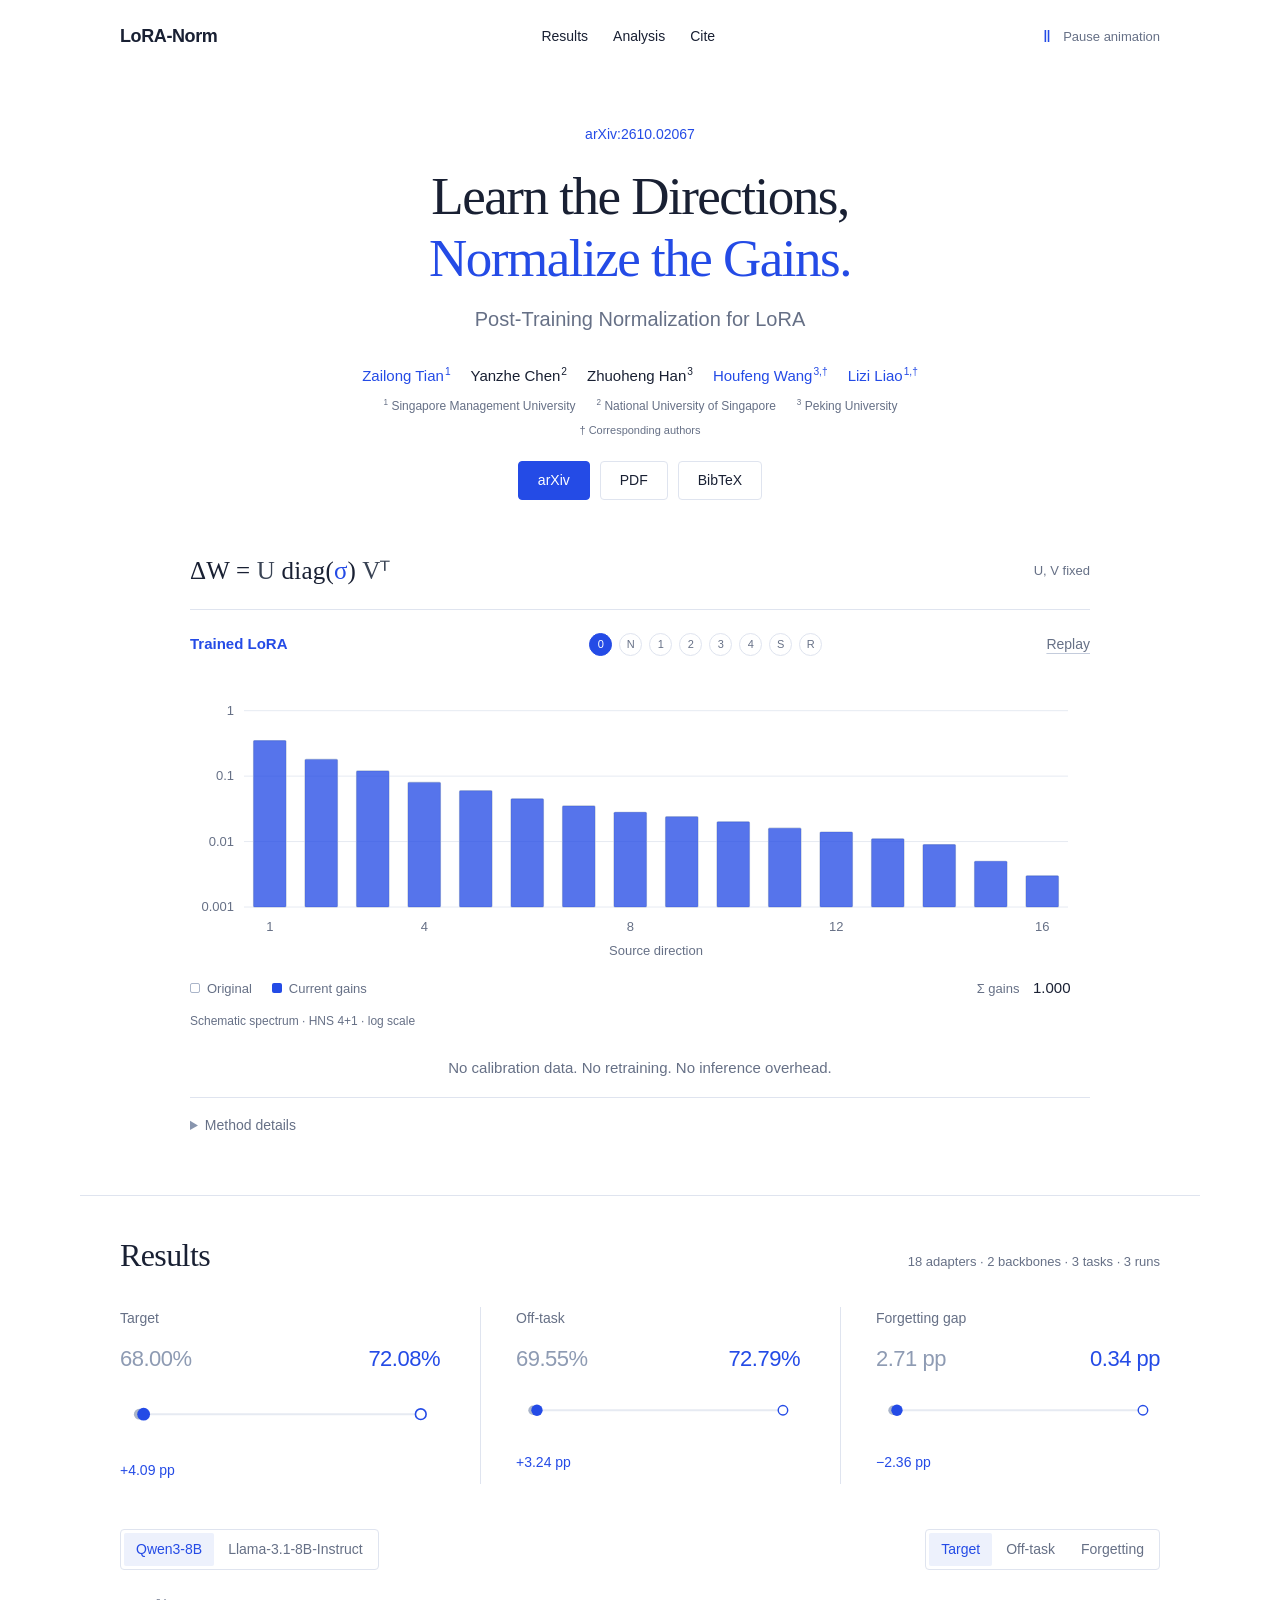
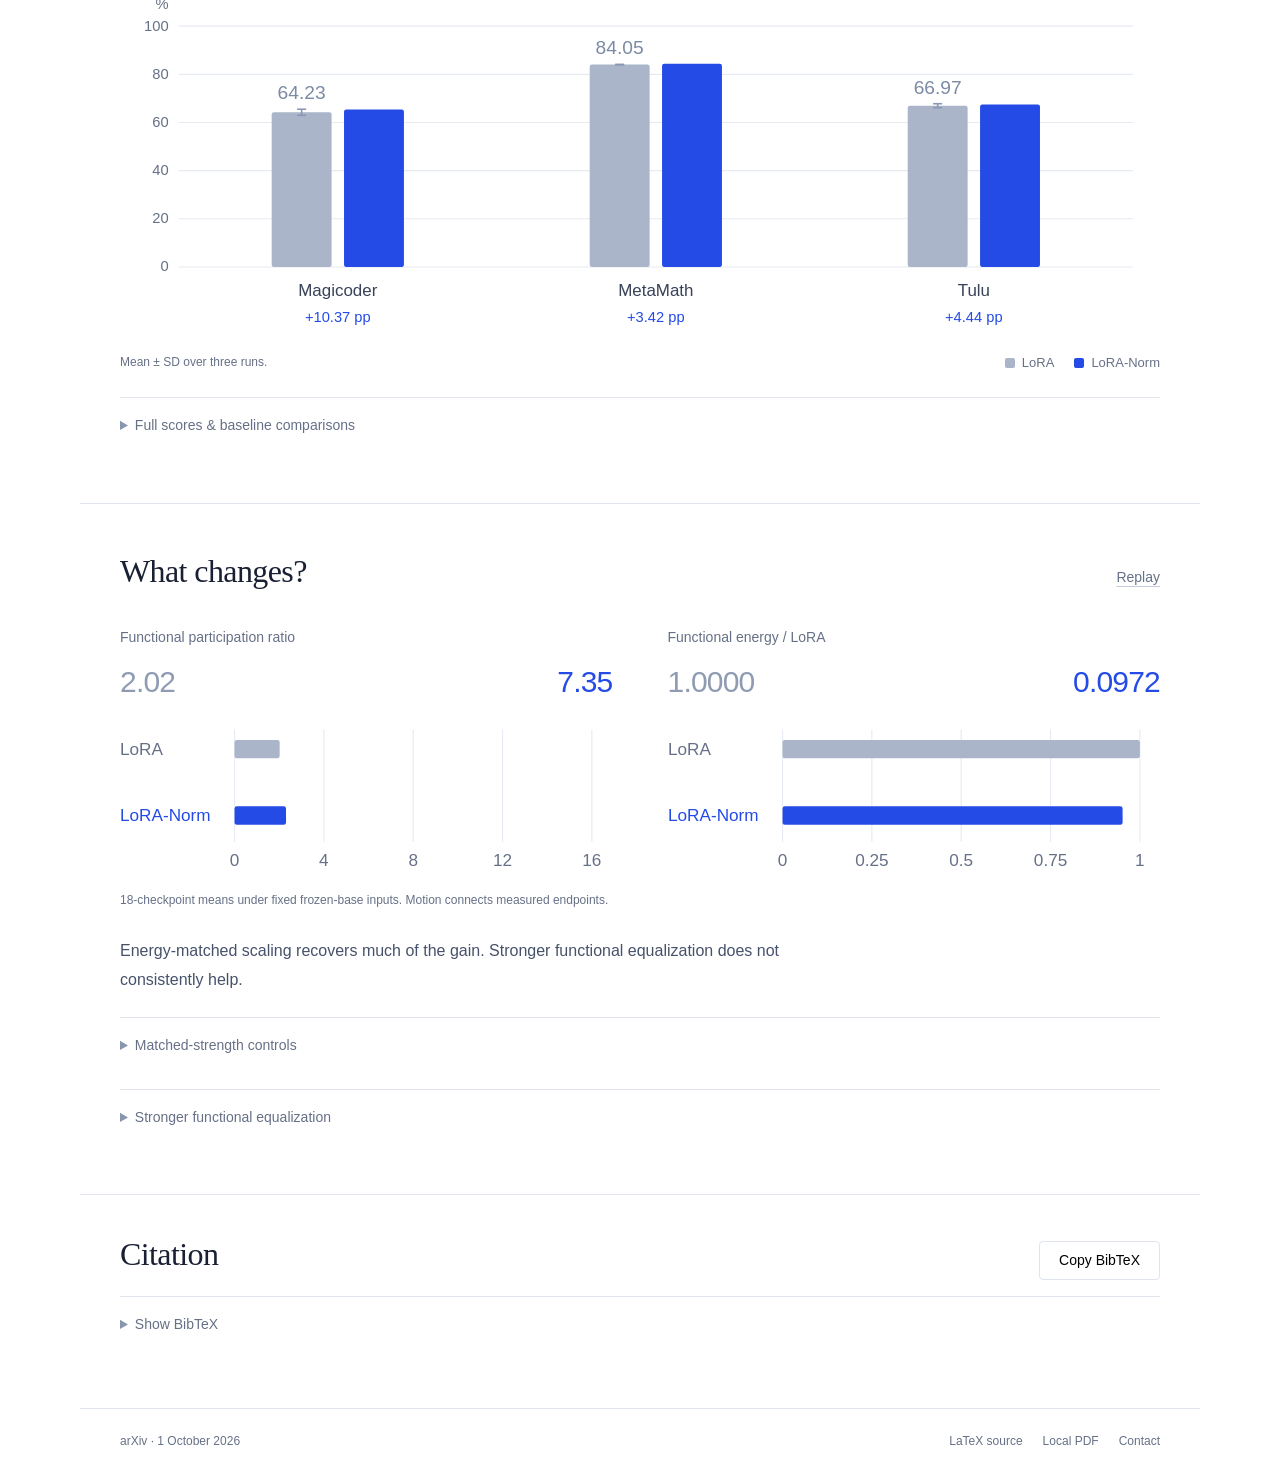
<file: lora-norm/index.html>
<!doctype html>
<html lang="en">
<head>
  <meta charset="utf-8">
  <meta name="viewport" content="width=device-width, initial-scale=1">
  <meta name="theme-color" content="#244be6">
  <title>LoRA-Norm · Learn the Directions, Normalize the Gains</title>
  <meta name="description" content="LoRA-Norm: data-free post-training normalization for low-rank adapters. Animated method, results, and paper. arXiv:2610.02067.">
  <meta property="og:title" content="LoRA-Norm · Learn the Directions, Normalize the Gains">
  <meta property="og:description" content="Post-Training Normalization for LoRA. arXiv:2610.02067.">
  <meta property="og:type" content="website">
  <meta name="twitter:card" content="summary">
  <meta name="citation_title" content="Learn the Directions, Normalize the Gains: Post-Training Normalization for LoRA">
  <meta name="citation_author" content="Zailong Tian">
  <meta name="citation_author" content="Yanzhe Chen">
  <meta name="citation_author" content="Zhuoheng Han">
  <meta name="citation_author" content="Houfeng Wang">
  <meta name="citation_author" content="Lizi Liao">
  <meta name="citation_publication_date" content="2026/10/01">
  <meta name="citation_arxiv_id" content="2610.02067">
  <meta name="citation_pdf_url" content="https://arxiv.org/pdf/2610.02067">
  <link rel="icon" type="image/svg+xml" href="data:image/svg+xml,%3Csvg xmlns='http://www.w3.org/2000/svg' viewBox='0 0 32 32'%3E%3Crect width='32' height='32' rx='6' fill='%23244be6'/%3E%3Cpath d='M7 24V8m6 16V13m6 11V16m6 8V18' stroke='white' stroke-width='3'/%3E%3C/svg%3E">
  <link rel="stylesheet" href="style.css">
  <meta property="og:url" content="https://tttiantt.github.io/lora-norm/">
  <link rel="canonical" href="https://tttiantt.github.io/lora-norm/">
</head>
<body>
  <a class="skip" href="#main">Skip to content</a>
  <header class="header wrap">
    <a class="wordmark" href="#">LoRA-Norm</a>
    <nav aria-label="Navigation"><a href="#results">Results</a><a href="#analysis">Analysis</a><a href="#citation">Cite</a></nav>
    <button id="motion-toggle" class="motion" aria-pressed="false"><span class="motion-icon" aria-hidden="true">Ⅱ</span><span id="motion-label">Pause animation</span></button>
  </header>
  <main id="main">
    <section class="intro wrap">
      <a class="arxiv-label" href="https://arxiv.org/abs/2610.02067" target="_blank" rel="noopener">arXiv:2610.02067</a>
      <h1>Learn the Directions,<br><span>Normalize the Gains.</span></h1>
      <p class="subtitle">Post-Training Normalization for LoRA</p>
      <div class="authors"><a href="mailto:zltian@alumni.pku.edu.cn">Zailong Tian<sup>1</sup></a><span>Yanzhe Chen<sup>2</sup></span><span>Zhuoheng Han<sup>3</sup></span><a href="mailto:wanghf@pku.edu.cn">Houfeng Wang<sup>3,†</sup></a><a href="mailto:lzliao@smu.edu.sg">Lizi Liao<sup>1,†</sup></a></div>
      <p class="affiliations"><span><sup>1</sup> Singapore Management University</span><span><sup>2</sup> National University of Singapore</span><span><sup>3</sup> Peking University</span></p>
      <p class="corresponding">† Corresponding authors</p>
      <div class="paper-actions"><a class="button solid" href="https://arxiv.org/abs/2610.02067" target="_blank" rel="noopener">arXiv</a><a class="button" href="https://arxiv.org/pdf/2610.02067" target="_blank" rel="noopener">PDF</a><a class="button" href="#citation">BibTeX</a></div>
    </section>
    <section id="method" class="method wrap">
      <div class="method-top"><div class="formula">ΔW = <span class="fixed">U</span> diag(<b id="gain-symbol">σ</b>) <span class="fixed">Vᵀ</span></div><span class="fixed-note">U, V fixed</span></div>
      <div class="spectral-toolbar"><span id="stage-name">Trained LoRA</span><div class="stage-buttons" id="stage-buttons" role="group" aria-label="Select transformation step"></div><button id="replay-spectrum" class="plain-button">Replay</button></div>
      <svg id="spectrum" viewBox="0 0 900 300" role="img" aria-labelledby="spectrum-title spectrum-desc"><title id="spectrum-title">LoRA-Norm gain transformation</title><desc id="spectrum-desc">A schematic rank-16 spectrum changes through L2 normalization, four fast Newton–Schulz steps, one stable step, and nuclear-mass restoration. Source directions remain fixed.</desc></svg>
      <div class="spectrum-bottom"><div class="legend"><span><i class="ghost-key"></i>Original</span><span><i class="norm-key"></i>Current gains</span></div><div class="mass-readout">Σ gains <span id="mass-value">1.000</span><span id="mass-status"></span></div></div>
      <p class="figure-note">Schematic spectrum · HNS 4+1 · log scale</p>
      <p class="method-tagline">No calibration data. No retraining. No inference overhead.</p>
      <details class="method-details"><summary>Method details</summary><div class="details-grid"><div class="equations"><p>x⁽⁰⁾ = σ / max(‖σ‖₂, 10⁻⁷)</p><p>f<sub>fast</sub>(x) = x(3.4445 − 4.7750x² + 2.0315x⁴)</p><p>f<sub>stable</sub>(x) = x(2 − 1.5x² + 0.5x⁴)</p><p>tᵢ = max(xᵢ<sup>out</sup>, 0) · Σⱼσⱼ / Σⱼmax(xⱼ<sup>out</sup>, 0)</p></div><p>Four fast steps, one stable step, then nuclear-norm restoration. The original directions, scaling, and rank budget stay fixed; Frobenius norm and functional energy can change.</p></div><a href="assets/method.png" target="_blank" rel="noopener"><img src="assets/method.png" width="1800" height="1182" loading="lazy" alt="Full method figure: low-rank decomposition, hybrid Newton–Schulz gain normalization, nuclear-norm restoration, and reconstruction."></a></details>
    </section>
    <section id="results" class="results wrap">
      <div class="section-heading"><h2>Results</h2><span>18 adapters · 2 backbones · 3 tasks · 3 runs</span></div>
      <div class="summary-grid" id="summary-grid">
        <article class="summary-metric"><h3>Target</h3><div class="metric-values"><span>68.00%</span><span class="norm-text">72.08%</span></div><svg id="summary-target" viewBox="0 0 300 70" role="img" aria-label="Mean target-task performance: LoRA 68.00 percent; LoRA-Norm 72.08 percent."></svg><strong>+4.09 pp</strong></article>
        <article class="summary-metric"><h3>Off-task</h3><div class="metric-values"><span>69.55%</span><span class="norm-text">72.79%</span></div><svg id="summary-off" viewBox="0 0 300 70" role="img" aria-label="Mean off-task performance: LoRA 69.55 percent; LoRA-Norm 72.79 percent."></svg><strong>+3.24 pp</strong></article>
        <article class="summary-metric"><h3>Forgetting gap</h3><div class="metric-values"><span>2.71 pp</span><span class="norm-text">0.34 pp</span></div><svg id="summary-fg" viewBox="0 0 300 70" role="img" aria-label="Mean forgetting gap falls from 2.71 to 0.34 percentage points."></svg><strong>−2.36 pp</strong></article>
      </div>
      <div class="chart-controls"><div class="switch" role="group" aria-label="Backbone"><button class="selected" data-model="qwen" aria-pressed="true">Qwen3-8B</button><button data-model="llama" aria-pressed="false">Llama-3.1-8B-Instruct</button></div><div class="switch metric-switch" role="group" aria-label="Metric"><button class="selected" data-metric="target" aria-pressed="true">Target</button><button data-metric="off" aria-pressed="false">Off-task</button><button data-metric="fg" aria-pressed="false">Forgetting</button></div></div>
      <svg id="task-chart" viewBox="0 0 920 310" role="img" aria-label="Qwen3-8B target-task results for Magicoder, MetaMath, and Tulu."></svg>
      <div class="chart-caption"><span>Mean ± SD over three runs.</span><div class="legend"><span><i class="lora-key"></i>LoRA</span><span><i class="norm-key"></i>LoRA-Norm</span></div></div>
      <details><summary>Full scores & baseline comparisons</summary><div class="table-scroll" tabindex="0" role="region" aria-label="Full performance scores"><table><thead><tr><th scope="col">Task</th><th scope="col">Target · LoRA</th><th scope="col">Target · Norm</th><th scope="col">Off · LoRA</th><th scope="col">Off · Norm</th><th scope="col">FG · LoRA</th><th scope="col">FG · Norm</th></tr></thead><tbody id="results-table"></tbody><tfoot><tr><th scope="row">All 18</th><td>68.00</td><td>72.08</td><td>69.55</td><td>72.79</td><td>2.71</td><td>0.34</td></tr></tfoot></table></div><p class="detail-note">Target: HumanEval, GSM8K, or IFEval. Off: mean of three non-target categories, including Commonsense-8. FG: mean positive deficit relative to Base; lower is better.</p><p class="detail-note">Target improves on 16/18 checkpoints; Off on 15/18. Qwen–Tulu Off falls from 85.63% to 84.93%.</p><div class="table-scroll" tabindex="0" role="region" aria-label="Post-hoc baseline results"><table><thead><tr><th scope="col">Method</th><th scope="col">Target (%)</th><th scope="col">Off (%)</th><th scope="col">FG (pp)</th></tr></thead><tbody id="baseline-table"></tbody></table></div><p class="detail-note">PARA also compresses adapters. Spectral Surgery uses calibration data and edits o_proj/down_proj; LoRA-Norm edits all seven projection families.</p></details>
    </section>
    <section id="analysis" class="analysis wrap">
      <div class="section-heading"><h2>What changes?</h2><button id="replay-diagnostics" class="plain-button">Replay</button></div>
      <div class="diagnostic-grid" id="diagnostics"><article><h3>Functional participation ratio</h3><div class="diagnostic-values"><span>2.02</span><span class="norm-text">7.35</span></div><svg id="pr-chart" viewBox="0 0 430 150" role="img" aria-label="Mean module-median functional participation ratio increases from 2.02 to 7.35, out of rank 16."></svg></article><article><h3>Functional energy / LoRA</h3><div class="diagnostic-values"><span>1.0000</span><span class="norm-text">0.0972</span></div><svg id="energy-chart" viewBox="0 0 430 150" role="img" aria-label="Mean functional-energy ratio relative to LoRA decreases from 1 to 0.0972."></svg></article></div>
      <p class="figure-note">18-checkpoint means under fixed frozen-base inputs. Motion connects measured endpoints.</p>
      <p class="analysis-line">Energy-matched scaling recovers much of the gain. Stronger functional equalization does not consistently help.</p>
      <details><summary>Matched-strength controls</summary><div class="table-scroll" tabindex="0" role="region" aria-label="Matched-strength controls"><table><thead><tr><th scope="col">Method</th><th scope="col">Target (%)</th><th scope="col">Off (%)</th><th scope="col">FG (pp)</th></tr></thead><tbody id="control-table"></tbody></table></div><p class="detail-note">Scalar-E and Flat-E use activation statistics. Targets for matching come from LoRA-Norm. These controls do not establish a general spectral-shape advantage beyond energy matching.</p><a href="assets/matched-strength.svg" target="_blank" rel="noopener"><img src="assets/matched-strength.svg" loading="lazy" alt="Paired differences against matched-strength controls with 95 percent checkpoint-bootstrap intervals."></a></details>
      <details><summary>Stronger functional equalization</summary><a href="assets/functional-equalization.svg" target="_blank" rel="noopener"><img src="assets/functional-equalization.svg" loading="lazy" alt="Stronger activation-aware equalization increases participation ratio without consistent additional gains in Target or Off."></a></details>
    </section>
    <section id="citation" class="citation wrap"><div class="section-heading"><h2>Citation</h2><button id="copy-citation" class="button">Copy BibTeX</button></div><details><summary>Show BibTeX</summary><pre><code id="bibtex">@misc{tian2026learndirectionsnormalizegains,
  title={Learn the Directions, Normalize the Gains:
         Post-Training Normalization for LoRA},
  author={Zailong Tian and Yanzhe Chen and Zhuoheng Han
          and Houfeng Wang and Lizi Liao},
  year={2026},
  eprint={2610.02067},
  archivePrefix={arXiv},
  primaryClass={cs.LG},
  url={https://arxiv.org/abs/2610.02067}
}</code></pre></details><p id="copy-status" aria-live="polite"></p></section>
  </main>
  <footer class="wrap"><a href="https://arxiv.org/abs/2610.02067" target="_blank" rel="noopener">arXiv · 1 October 2026</a><div><a href="assets/paper-source.zip" download>LaTeX source</a><a href="assets/lora-norm.pdf" target="_blank" rel="noopener">Local PDF</a><a href="mailto:zltian@alumni.pku.edu.cn">Contact</a></div></footer>
  <noscript><p class="noscript-note">The paper PDF includes all figures and results. Enable JavaScript for the animations.</p></noscript>
  <script src="results-data.js" defer></script>
  <script src="app.js" defer></script>
</body>
</html>
</file>
<file: assets/styles.css>
:root {
  --paper: #f7f7ef;
  --white: #fffef9;
  --ink: #242d28;
  --green: #2d493e;
  --green-light: #e9eee4;
  --muted: #62695f;
  --line: #dcded2;
  --rust: #aa593c;
  --serif: Georgia, 'Times New Roman', serif;
  --sans: 'Avenir Next', Avenir, -apple-system, BlinkMacSystemFont, 'Segoe UI', sans-serif;
}

* { box-sizing: border-box; }
html { scroll-behavior: smooth; scroll-padding-top: 110px; }
body { margin: 0; color: var(--ink); background: var(--paper); font: 15px/1.75 var(--sans); -webkit-font-smoothing: antialiased; }
a { color: inherit; text-decoration: none; text-underline-offset: 4px; }
a:hover { color: var(--rust); }
button, input { font: inherit; }
button { cursor: pointer; }
button, a, input, summary { -webkit-tap-highlight-color: transparent; }
a:focus-visible, button:focus-visible, input:focus-visible, summary:focus-visible { outline: 2px solid var(--rust); outline-offset: 5px; }
button:disabled { cursor: default; }
img { display: block; max-width: 100%; height: auto; }
svg { display: block; }
h1, h2, h3, h4, p, figure { margin: 0; }
h1, h2, h3, h4 { line-height: 1.2; }
strong { font-weight: 650; }
[hidden] { display: none !important; }
::selection { background: #d8e0cd; color: var(--green); }
.container { width: min(1184px, calc(100% - 112px)); margin-inline: auto; }
.sr-only { position: absolute; width: 1px; height: 1px; padding: 0; margin: -1px; overflow: hidden; clip: rect(0, 0, 0, 0); white-space: nowrap; border: 0; }
.skip-link { position: fixed; z-index: 100; top: -80px; left: 20px; padding: 12px 22px; color: white; background: var(--green); }
.skip-link:focus { top: 12px; }
.eyebrow { color: var(--muted); font-size: 11px; font-weight: 600; line-height: 1.5; letter-spacing: .13em; }
.status-dot { display: inline-block; width: 7px; height: 7px; border-radius: 50%; background: #627552; flex-shrink: 0; }
.text-link { display: inline-flex; align-items: center; gap: 11px; border: 0; background: none; padding: 0; font-size: 13px; font-weight: 600; }
.text-link span { transition: transform .2s; }
.text-link:hover span { transform: translate(2px, -2px); }
.button { display: inline-flex; justify-content: center; align-items: center; gap: 27px; border: 1px solid transparent; padding: 14px 21px; border-radius: 5px; font-size: 13px; font-weight: 550; line-height: 1.5; transition: background .2s, transform .2s; }
.button-primary { background: var(--green); color: var(--white); }
.button-primary:hover { background: #3d5c4c; color: white; transform: translateY(-2px); }
.button span { font-size: 17px; line-height: 1; }
.section-heading { display: flex; align-items: end; justify-content: space-between; gap: 30px; margin-bottom: 35px; }
.section-heading .eyebrow { margin-bottom: 14px; }
.section-heading h2, .about-section h2 { font: 400 43px/1.15 var(--serif); letter-spacing: -.045em; }
.section-note { color: var(--muted); font-size: 12px; line-height: 1.7; padding-bottom: 5px; }

/* Site header. */
.site-header { position: sticky; top: 0; z-index: 30; background: rgba(247,247,239,.95); backdrop-filter: blur(16px); border-bottom: 1px solid var(--line); }
.header-inner { display: flex; align-items: center; justify-content: space-between; gap: 25px; height: 92px; }
.wordmark { display: flex; align-items: center; gap: 12px; font-size: 14px; font-weight: 650; line-height: 1.5; }
.monogram { display: grid; place-items: center; width: 42px; height: 42px; background: var(--green); color: var(--paper); border-radius: 50%; font: italic 24px/1 var(--serif); padding-bottom: 3px; padding-right: 2px; }
.wordmark-note { display: block; color: var(--muted); font-size: 8px; letter-spacing: .14em; font-weight: 500; margin-top: 2px; }
nav { display: flex; align-items: center; gap: 30px; }
nav a { font-size: 12px; color: var(--muted); position: relative; padding: 15px 0; }
nav a[aria-current], nav a:hover { color: var(--green); }
nav a[aria-current]::after { content: ''; position: absolute; height: 4px; width: 4px; border-radius: 50%; background: var(--green); left: calc(50% - 2px); bottom: 6px; }
nav .nav-contact { display: inline-flex; gap: 20px; align-items: center; color: var(--green); border: 1px solid #b5c0b0; border-radius: 5px; padding: 10px 15px; margin-left: 9px; }
nav .nav-contact:hover { background: var(--green-light); }
.menu-toggle { display: none; border: 0; color: var(--green); background: transparent; padding: 10px 0 10px 12px; }

/* Opening spread. */
.hero { position: relative; display: grid; grid-template-columns: minmax(0,1fr) 350px; column-gap: 82px; row-gap: 55px; padding: 70px 0 26px; }
.hero-eyebrow { display: flex; align-items: center; gap: 9px; color: var(--green); }
.hero h1 { font: 400 clamp(66px,7.3vw,100px)/1.04 var(--serif); letter-spacing: -.067em; margin-top: 23px; }
.hero h1 em { font-weight: 400; color: var(--green); }
.chinese-name { display: block; font: 400 14px/1.6 var(--sans); letter-spacing: .36em; color: var(--muted); margin: 14px 0 0 4px; }
.hero-statement { font: 400 30px/1.42 var(--sans); font-weight: 450; letter-spacing: -.035em; margin-top: 29px; }
.hero-statement em { font-family: var(--serif); color: var(--green); font-weight: 400; }
.hero-description { color: var(--muted); font-size: 14px; line-height: 1.85; margin-top: 18px; }
.hero-actions { display: flex; align-items: center; flex-wrap: wrap; gap: 25px; margin-top: 27px; }
.hero-portrait { position: relative; padding-top: 12px; align-self: center; }
.portrait-frame { position: relative; padding: 12px 12px 0; background: var(--white); border: 1px solid #e3e3d7; box-shadow: 0 16px 38px -22px #3c4c3538; transform: rotate(2deg); }
.portrait-frame img { width: 100%; aspect-ratio: 1/.99; object-fit: cover; object-position: 50% 39%; filter: saturate(.68); }
.portrait-frame figcaption { display: block; padding: 13px 2px 16px; }
.portrait-meta { display: flex; align-items: center; flex-wrap: wrap; gap: 2px 8px; color: var(--muted); font-size: 14px; line-height: 1.5; }
.portrait-meta>span:last-child { flex-basis: 100%; }
.portrait-memory { margin-top: 6px; color: var(--green); font: italic 16px/1.5 var(--serif); }
.portrait-decoration { position: absolute; right: -28px; top: -19px; z-index: 1; width: 65px; height: 65px; }
.portrait-decoration svg { width: 100%; fill: none; stroke: #8c9b67; stroke-width: 1.5; }
.portrait-note { display: flex; align-items: center; gap: 12px; margin-top: 27px; margin-left: 20px; color: var(--muted); }
.portrait-note p { font: italic 15px/1.6 var(--serif); }
.note-rule { width: 25px; height: 1px; background: #9aab89; }
.hero-footnote { grid-column: 1/-1; display: flex; justify-content: space-between; gap: 20px; align-items: center; color: var(--muted); font-size: 9px; letter-spacing: .1em; }
.hero-footnote a { display: flex; align-items: center; gap: 18px; letter-spacing: 0; font-size: 11px; }
.hero-footnote a span { font-size: 20px; line-height: 1; }
.affiliation-strip { display: grid; grid-template-columns: 1.25fr 1fr .9fr; border-top: 1px solid var(--line); border-bottom: 1px solid var(--line); padding: 24px 0; gap: 35px; }
.affiliation-strip>div { display: flex; align-items: center; gap: 14px; }
.institution-logo { display: flex; align-items: center; justify-content: center; width: 96px; height: 88px; flex-shrink: 0; }
.institution-logo--wide { width: 164px; }
.institution-logo img { width: 76px; height: 76px; object-fit: contain; }
.institution-logo .ntu-logo { width: 100%; height: auto; }
.affiliation-strip p { font-size: 12px; font-weight: 550; line-height: 1.5; }
.affiliation-strip small { display: block; font-size: 10px; font-weight: 400; color: var(--muted); margin-top: 4px; }

/* Biography and compact news column. */
.about-news { display: grid; grid-template-columns: minmax(0,1.45fr) minmax(0,1fr); gap: 77px; margin: 75px 0 80px; }
.about-section .eyebrow { margin-bottom: 15px; }
.biography { margin-top: 24px; }
.biography p { margin-bottom: 16px; font-size: 14px; line-height: 1.9; color: #555f56; }
.biography a { color: var(--green); font-weight: 550; text-decoration: underline; text-decoration-color: #c5ceba; }
.biography a:hover { color: var(--rust); text-decoration-color: currentColor; }
.social-links { display: flex; flex-wrap: wrap; gap: 23px; margin-top: 26px; }
.social-links a { display: flex; align-items: center; gap: 9px; font-size: 12px; font-weight: 550; }
.social-links a span { color: var(--muted); }
.about-section .profile-actions { display: grid; grid-template-columns: repeat(3,minmax(0,1fr)); gap: 12px; margin-top: 31px; }
.about-section .profile-actions a { position: relative; display: inline-flex; justify-content: flex-start; gap: 11px; min-height: 70px; padding: 13px 15px; border: 1px solid #c9d4be; border-radius: 7px; background: #e8eee0; color: #38503d; box-shadow: 0 3px 10px -8px #32453630; font-size: 17px; font-weight: 600; line-height: 1.5; transition: background .2s, transform .2s, box-shadow .2s; }
.profile-actions svg { width: 34px; height: 34px; padding: 6px; border-radius: 6px; background: #ffffff70; flex-shrink: 0; fill: none; stroke: currentColor; stroke-width: 1.6; stroke-linecap: round; stroke-linejoin: round; }
.about-section .profile-actions a>span { color: inherit; }
.about-section .profile-actions .link-arrow { margin-left: auto; font-size: 19px; opacity: .7; }
.about-section .profile-actions a:hover { transform: translateY(-2px); box-shadow: 0 6px 14px -10px #32453640; }
.about-section .profile-actions a:hover { background: #dce6d3; }
.news-section { background: #edf0e6; border: 1px solid #e0e4d5; border-radius: 7px; padding: 26px 28px; align-self: start; }
.news-heading { display: flex; justify-content: space-between; align-items: center; gap: 20px; padding-bottom: 18px; border-bottom: 1px solid #d4dbcb; }
.news-heading h2 { font: 400 24px/1.2 var(--serif); letter-spacing: -.025em; }
.news-heading>span { color: var(--green); font-size: 23px; }
.news-list { list-style: none; padding: 0; margin: 0; }
.news-list li { margin-top: 19px; }
.news-list time, .earlier-item time { display: block; color: #707a66; font-size: 9px; text-transform: uppercase; letter-spacing: .09em; margin-bottom: 5px; font-weight: 550; }
.news-list p, .earlier-item p { font-size: 12px; line-height: 1.8; }
.news-list a, .earlier-item a { text-decoration: underline; text-decoration-color: #b9c5aa; }
.older-news { margin-top: 19px; font-size: 11px; color: var(--muted); }
.older-news summary { cursor: pointer; width: fit-content; padding: 5px 0; }
.earlier-item { margin-top: 12px; }

/* Research interests. */
.research-section { background: var(--green); color: var(--paper); border-radius: 11px; padding: 44px 46px 37px; scroll-margin-top: 12px; }
.research-heading { display: flex; justify-content: space-between; align-items: end; gap: 35px; }
.research-section .eyebrow { color: #c3cfb8; margin-bottom: 17px; }
.research-heading h2 { font: 400 43px/1.1 var(--serif); letter-spacing: -.04em; }
.research-heading h2 em { color: #ced9b9; }
.research-heading>p { color: #c9d3c7; font-size: 12px; line-height: 1.8; padding-bottom: 5px; }
.research-grid { display: grid; grid-template-columns: repeat(3,minmax(0,1fr)); gap: 29px; margin-top: 34px; }
.research-grid article { border-top: 1px solid #617b67; padding-top: 23px; }
.research-card-heading { display: flex; align-items: center; justify-content: space-between; margin-bottom: 23px; }
.research-card-heading svg { width: 34px; height: 34px; fill: none; stroke: #cfddb8; stroke-width: 1.1; stroke-linecap: round; stroke-linejoin: round; }
.research-card-heading>span { color: #a2b596; font-size: 10px; }
.research-grid h3 { font-size: 16px; font-weight: 500; letter-spacing: -.02em; }
.research-grid p { margin-top: 12px; color: #c7d1c3; font-size: 12px; line-height: 1.9; max-width: 280px; }
.research-grid a { display: inline-flex; gap: 17px; font-size: 10px; color: #d6dfc9; margin-top: 20px; padding: 5px 0; }
.research-grid a:hover { color: #fff; }

/* Two featured projects, with native vector illustrations. */
.featured-section { margin-top: 79px; }
.featured-grid { display: grid; grid-template-columns: repeat(2,minmax(0,1fr)); gap: 25px; }
.feature-card { border: 1px solid var(--line); border-radius: 9px; overflow: hidden; background: var(--white); transition: box-shadow .25s, transform .25s; }
.feature-card:hover { box-shadow: 0 12px 35px -20px #3c4c3550; transform: translateY(-3px); }
.feature-visual { position: relative; padding: 22px 25px 14px; min-height: 271px; background: #eeede3; border-bottom: 1px solid var(--line); }
.sheet-feature .feature-visual { background: #e9eee2; }
.visual-label { display: flex; align-items: center; justify-content: space-between; font-size: 9px; font-weight: 600; color: #626c5a; letter-spacing: .11em; }
.visual-label>span:last-child { font-size: 18px; line-height: 1; }
.spectrum-illustration { width: 100%; height: 202px; margin-top: 7px; }
.diagram-label { fill: #62695f; font: 12px var(--sans); }
.visual-caption { text-align: center; font-size: 8px; color: #78816d; letter-spacing: .08em; line-height: 1.5; }
.feature-body { padding: 28px 30px 30px; }
.feature-meta { display: flex; justify-content: space-between; align-items: center; gap: 15px; font-size: 9px; letter-spacing: .07em; color: var(--muted); }
.feature-meta>span:first-child { display: flex; align-items: center; gap: 9px; flex-wrap: wrap; }
.spotlight-badge { color: #7c512c; font-size: 8px; font-weight: 600; background: #f5eed9; padding: 4px 6px; border-radius: 3px; }
.feature-body h3 { font: 400 36px/1.2 var(--serif); letter-spacing: -.04em; margin-top: 16px; }
.feature-subtitle { font-size: 14px; font-weight: 500; letter-spacing: -.015em; margin-top: 8px; }
.feature-description { color: var(--muted); font-size: 12px; line-height: 1.8; margin-top: 11px; max-width: 390px; min-height: 44px; }
.feature-links { display: flex; align-items: center; gap: 23px; margin-top: 25px; flex-wrap: wrap; }
.feature-links .button { padding: 11px 15px; gap: 23px; font-size: 11px; }
.feature-links .text-link { font-size: 11px; }
.sheet-illustration { position: relative; height: 209px; padding-top: 20px; }
.mini-sheet { width: 83%; color: #68745e; border: 1px solid #b3bfa8; border-radius: 3px; background: #f9fbf4; transform: rotate(-4deg); overflow: hidden; font-size: 9px; box-shadow: 0 7px 15px -9px #52614960; }
.sheet-columns, .sheet-row { display: grid; grid-template-columns: 22px 1.5fr 1fr 1fr 25px; line-height: 1; }
.sheet-columns { background: #e5eadc; color: #67705c; }
.sheet-columns span { height: 21px; display: grid; place-items: center; border-right: 1px solid #d0d8c5; }
.sheet-row span { padding: 8px; border-top: 1px solid #d3dcc9; border-right: 1px solid #d3dcc9; white-space: nowrap; }
.sheet-row span:first-child { display: grid; place-items: center; padding: 0; background: #e5eadc; }
.sheet-row:nth-child(2)>span:not(:first-child) { background: #dbe6d0; font-weight: 600; }
.sheet-row>span:nth-child(3), .sheet-row>span:nth-child(4) { text-align: right; }
.selected-row span:not(:first-child) { background: #e5eedc; }
.selected-row .selected-cell { outline: 2px solid #5c8055; outline-offset: -2px; position: relative; }
.selected-cell::after { position: absolute; right: 0; bottom: 0; content: ''; width: 4px; height: 4px; background: #5c8055; }
.formula-note { display: flex; align-items: center; gap: 10px; position: absolute; left: 34px; bottom: 19px; font: 11px/1.5 ui-monospace, SFMono-Regular, Menlo, monospace; background: #fffef8; border: 1px solid #c6d0ba; border-radius: 5px; box-shadow: 0 8px 18px -12px #53614750; padding: 10px 14px; transform: rotate(-2deg); }
.formula-note>span:first-child { color: #7e8e70; font: italic 16px/1 var(--serif); }
.formula-dot { width: 5px; height: 5px; border-radius: 50%; background: #5c8055; margin-left: 10px; }
.corpus-note { position: absolute; right: -4px; top: 93px; background: #e9eee2; padding: 8px 0 8px 12px; }
.corpus-note strong { display: block; color: var(--green); font: 400 47px/1 var(--serif); letter-spacing: -.06em; }
.corpus-note>span { display: block; font-size: 9px; line-height: 1.5; color: #64725a; margin-top: 7px; }

/* Searchable, complete publication list. */
.publications-section { margin-top: 82px; padding-top: 51px; border-top: 1px solid var(--line); }
.publication-toolbar { display: flex; gap: 25px; align-items: center; justify-content: space-between; margin-top: 38px; }
.filters { display: flex; gap: 5px; flex-wrap: wrap; }
.filters button { font-size: 12px; font-weight: 500; border: 1px solid transparent; border-radius: 5px; min-width: 53px; min-height: 38px; padding: 6px 12px; background: transparent; color: var(--muted); transition: background .2s; }
.filters button:hover { background: #e9eee1; color: var(--green); }
.filters button[aria-pressed=true] { background: var(--green); color: var(--paper); }
.paper-search { display: flex; align-items: center; gap: 10px; border: 1px solid #d7dccd; border-radius: 5px; background: var(--white); padding: 9px 12px; }
.paper-search svg { width: 16px; height: 16px; fill: none; stroke: #7c8674; stroke-width: 1.5; flex-shrink: 0; }
.paper-search input { width: 185px; min-width: 0; color: var(--ink); background: transparent; border: 0; font-size: 11px; line-height: 1.5; padding: 0; }
.paper-search input::placeholder { color: #78816d; opacity: 1; }
.paper-search:focus-within { outline: 2px solid #8b9b78; outline-offset: 3px; }
.paper-search input:focus-visible { outline: none; }
.publication-caption { display: flex; justify-content: space-between; gap: 18px; align-items: center; font-size: 10px; color: var(--muted); margin-top: 24px; padding-bottom: 17px; border-bottom: 1px solid var(--line); }
.publication-caption strong { color: var(--ink); }
#paper-count { font-size: 9px; letter-spacing: .09em; white-space: nowrap; }
.topic-filter { display: flex; justify-content: space-between; align-items: center; gap: 16px; background: #e9eee1; border-radius: 5px; padding: 10px 14px; margin-top: 15px; font-size: 11px; color: var(--green); }
.topic-filter p>span { color: var(--muted); margin-right: 6px; }
.topic-filter button { border: 0; background: none; padding: 3px 0; color: var(--green); font-size: 11px; white-space: nowrap; }
.topic-filter button:hover { color: var(--rust); }
.paper { display: grid; grid-template-columns: 24px 400px minmax(0,1fr); gap: 26px; padding: 28px 0; border-bottom: 1px solid var(--line); align-items: start; }
.paper-number { color: #7d8772; font: 400 12px/1.5 var(--serif); margin-top: 5px; }
.paper-visual { display: block; padding: 8px; border: 1px solid #d8ddcf; background: var(--white); border-radius: 7px; overflow: hidden; transition: border-color .2s, box-shadow .2s; }
.paper-visual img { width: 100%; height: auto; max-height: none; object-fit: contain; }
.paper-visual:hover { border-color: #9faf9e; box-shadow: 0 8px 22px -16px #3c4c3550; }
.paper-body { min-width: 0; }
.paper-meta { display: flex; gap: 9px; align-items: center; flex-wrap: wrap; margin-bottom: 9px; }
.venue { color: var(--green); font-size: 9px; line-height: 1.5; letter-spacing: .02em; font-weight: 600; background: #e7ecdf; padding: 4px 7px; border-radius: 3px; }
.venue.preprint { color: #676d62; background: #eaece3; }
.distinction { color: #956233; font-size: 9px; }
.distinction::before { content: '✦'; margin-right: 4px; }
.paper-shortname { color: var(--green); font-size: 10px; font-weight: 550; }
.paper h3 { font-size: 16px; font-weight: 600; line-height: 1.5; letter-spacing: -.015em; max-width: 750px; }
.authors { font-size: 11px; line-height: 1.9; color: var(--muted); margin-top: 8px; }
.authors strong { color: var(--green); text-decoration: underline; text-decoration-color: #a3b291; text-underline-offset: 3px; }
.paper-description { color: var(--muted); font-size: 12px; line-height: 1.85; margin-top: 6px; max-width: 715px; }
.paper-links { display: flex; flex-wrap: wrap; gap: 10px; margin-top: 18px; }
.paper-links a { display: inline-flex; align-items: center; justify-content: center; gap: 9px; min-height: 44px; padding: 10px 15px; font-size: 14px; font-weight: 600; line-height: 1.5; border: 1px solid #9eaf99; border-radius: 6px; background: #edf1e7; color: var(--green); transition: background .2s, border-color .2s, transform .2s; }
.paper-links svg { width: 17px; height: 17px; flex-shrink: 0; fill: none; stroke: currentColor; stroke-width: 1.6; stroke-linecap: round; stroke-linejoin: round; }
.paper-links .link-arrow { margin-left: 3px; }
.paper-links .resource-paper, .paper-links .resource-website { background: var(--green); color: var(--white); border-color: var(--green); }
.paper-links.has-website .resource-paper { background: var(--white); color: var(--green); border-color: #9eaf99; }
.paper-links a:hover { background: #dfe8d7; border-color: var(--green); transform: translateY(-2px); }
.paper-links .resource-paper:hover, .paper-links .resource-website:hover { background: #3d5c4c; border-color: #3d5c4c; color: white; }
.paper-links.has-website .resource-paper:hover { background: var(--green-light); color: var(--green); }
.more-publications { margin-top: 14px; }
.more-publications>summary { width: fit-content; cursor: pointer; padding: 12px 0; color: var(--green); font-size: 15px; font-weight: 600; line-height: 1.7; }
.more-publications>summary::marker { font-size: 12px; }
.more-publications>summary:hover { color: var(--rust); }
.more-publications-count { margin-left: 14px; color: var(--muted); font-size: 13px; font-weight: 400; }
.collapse-publications { margin-top: 22px; padding: 7px 0; color: var(--green); font-size: 14px; }
.empty-state { text-align: center; padding: 54px 20px; border-bottom: 1px solid var(--line); }
.empty-state h3 { font: 400 26px/1.3 var(--serif); }
.empty-state p { color: var(--muted); font-size: 13px; margin: 10px 0 20px; }

/* Background. */
.background-section { margin-top: 80px; }
.background-grid { display: grid; grid-template-columns: minmax(0,1fr) minmax(0,1.15fr); gap: 70px; }
.subheading { font-size: 11px; letter-spacing: .09em; color: var(--green); font-weight: 550; text-transform: uppercase; padding-bottom: 17px; border-bottom: 1px solid var(--line); }
.timeline { margin: 27px 0 0 4px; padding: 0; list-style: none; border-left: 1px solid #c9d2bd; }
.timeline li { position: relative; padding: 0 0 30px 22px; }
.timeline li:last-child { padding-bottom: 0; }
.timeline li::before { content: ''; position: absolute; left: -3.5px; top: 6px; width: 6px; height: 6px; border-radius: 50%; background: var(--green); box-shadow: 0 0 0 4px var(--paper); }
.timeline-heading { display: flex; flex-direction: column-reverse; gap: 7px; }
.timeline h4 { font-size: 14px; font-weight: 600; line-height: 1.5; }
.timeline-date { color: #7a836f; font-size: 10px; line-height: 1.5; }
.timeline li>p { font-size: 12px; line-height: 1.8; margin-top: 6px; }
.timeline .timeline-detail { color: var(--muted); font-size: 11px; line-height: 1.85; }
.timeline a { text-decoration: underline; text-decoration-color: #c5ceba; }
.education-item, .experience-item { display: grid; grid-template-columns: 148px minmax(0,1fr); gap: 18px; align-items: start; }
.school-logo, .organization-logo { display: flex; justify-content: center; align-items: center; width: 100%; height: 58px; padding: 8px 9px; background: #fffef9; border: 1px solid #dce1d5; border-radius: 5px; }
.school-logo img, .organization-logo img { width: 100%; height: 100%; object-fit: contain; }
.school-logo--dark, .organization-logo--dark { background: var(--green); border-color: var(--green); }
.organization-logo--smu { background: transparent; border-color: transparent; padding: 3px 0; }
.education-details, .experience-details { min-width: 0; }
.education-details>p, .experience-details>p { font-size: 12px; line-height: 1.8; margin-top: 6px; }

/* A quiet dotted map, with cumulative visits and details on demand. */
.visitors-section { display: block; margin-top: 80px; padding-top: 48px; border-top: 1px solid var(--line); }
.visitors-section>.section-heading { grid-column: 1/-1; margin-bottom: 24px; }
.visitor-summary { display: flex; gap: 44px; grid-column: 1/-1; margin-bottom: 0; }
.visitor-summary>div { display: flex; align-items: baseline; gap: 9px; }
.visitor-summary strong { font: 400 32px/1.2 var(--serif); color: var(--green); letter-spacing: -.04em; }
.visitor-summary span { color: var(--muted); font-size: 14px; }
.visitor-map-surface { max-width: 780px; margin: 22px auto 0; padding: 0; }
.visitor-map-canvas { position: relative; }
.visitor-map-canvas>img { display: block; width: 100%; height: auto; }
.visitor-map-canvas>svg { position: absolute; inset: 0; width: 100%; height: 100%; overflow: visible; }
.visitor-land path { fill: #d3ddc8; stroke: #edf0e6; stroke-width: .65; stroke-linejoin: round; }
.visitor-land path.is-visited { fill: #a7be92; }
.visitor-point-halo { fill: var(--green); opacity: .12; }
.visitor-point { stroke: var(--paper); stroke-width: 1.4; transition: stroke-width .2s, fill-opacity .2s; }
.visitor-marker { cursor: pointer; outline: none; }
.visitor-marker:hover .visitor-point, .visitor-marker:focus .visitor-point { stroke-width: 2.6; fill-opacity: 1; }
.visitor-marker:focus .visitor-point-halo { opacity: .28; }
.visitor-tooltip { position: absolute; z-index: 2; transform: translate(-50%, calc(-100% - 12px)); max-width: calc(100% - 16px); width: max-content; padding: 9px 13px; border-radius: 6px; background: var(--green); color: var(--white); font-size: 14px; line-height: 1.5; text-align: center; pointer-events: none; box-shadow: 0 8px 24px #304f4220; }
.visitor-tooltip[hidden] { display: none; }
.visitor-marker-label { fill: var(--green); font: 600 12px var(--sans); paint-order: stroke; stroke: #edf0e6; stroke-width: 4px; stroke-linejoin: round; }
.visitor-map-legend { display: flex; align-items: center; gap: 8px; color: var(--muted); font-size: 12px; margin-top: 16px; }
.visitor-legend-dot { width: 7px; height: 7px; border-radius: 50%; background: var(--green); }
.visitor-map-scope { margin-left: auto; }
.visitor-locations-heading { display: flex; align-items: baseline; justify-content: space-between; gap: 16px; margin-bottom: 14px; }
.visitor-locations-heading h3 { font-size: 12px; font-weight: 550; }
.visitor-locations-heading>span { color: var(--muted); font-size: 9px; white-space: nowrap; }
.visitor-records { margin-top: 28px; border-top: 1px solid var(--line); border-bottom: 1px solid var(--line); }
.visitor-records>summary { display: flex; align-items: center; gap: 16px; padding: 16px 0; cursor: pointer; list-style: none; font-size: 15px; color: var(--green); }
.visitor-records>summary::-webkit-details-marker { display: none; }
.visitor-updated { margin-left: auto; font-size: 12px; color: var(--muted); }
.visitor-disclosure-icon { font-size: 18px; transition: transform .2s; }
.visitor-records[open] .visitor-disclosure-icon { transform: rotate(45deg); }
.visitor-table-scroll { max-height: 250px; overflow: auto; margin-bottom: 14px; }
.visitor-table { width: 100%; border-collapse: collapse; text-align: left; font-size: 14px; }
.visitor-table th { font-size: 12px; font-weight: 500; color: var(--muted); padding: 0 0 10px; position: sticky; top: 0; background: var(--paper); border-bottom: 1px solid var(--line); }
.visitor-table td { padding: 10px 0; border-bottom: 1px solid var(--line); }
.visitor-table td:first-child { width: 44%; padding-right: 12px; font-weight: 500; }
.visitor-table td:nth-child(2) { color: var(--muted); padding-right: 10px; }
.visitor-region { display: block; font-size: 12px; color: var(--muted); line-height: 1.5; margin-top: 2px; font-weight: 400; }
.visitor-count-column { text-align: right; width: 22%; }
.visitor-count { display: flex; align-items: center; justify-content: flex-end; gap: 9px; }
.visitor-count-track { height: 3px; width: 40px; background: #e1e8d7; border-radius: 2px; overflow: hidden; }
.visitor-count-fill { display: block; height: 100%; background: #63815a; }
.visitor-count strong { font-weight: 600; color: var(--green); font-variant-numeric: tabular-nums; }
.visitor-status { color: var(--muted); font-size: 14px; padding: 8px 0; margin-top: 10px; }
.visitor-retry { background: transparent; border: 1px solid #c4cfb5; border-radius: 4px; color: var(--green); padding: 7px 15px; font-size: 14px; margin-bottom: 10px; }
.visitor-retry:hover { background: #e7ecdf; }
.visitor-footnote { grid-column: 1/-1; display: flex; gap: 20px; justify-content: space-between; margin-top: 14px; color: var(--muted); font-size: 12px; }
.visitor-footnote a { text-decoration: underline; }

/* Closing spread. */
.contact-section { display: flex; justify-content: space-between; align-items: end; gap: 35px; border-top: 1px solid var(--line); padding: 49px 0 52px; margin-top: 69px; }
.contact-section .eyebrow { margin-bottom: 19px; }
.contact-section h2 { font: 400 43px/1.15 var(--serif); letter-spacing: -.045em; }
.contact-section h2 em { color: var(--green); }
.contact-details { padding-bottom: 5px; }
.contact-email { display: flex; align-items: center; gap: 24px; font-size: 16px; letter-spacing: -.02em; border-bottom: 1px solid #a9b89b; padding-bottom: 10px; }
.contact-email span { font-size: 22px; }
.contact-details .social-links { justify-content: flex-end; margin-top: 16px; }
.site-footer { display: flex; justify-content: space-between; align-items: center; gap: 20px; border-top: 1px solid var(--line); padding-block: 25px 29px; color: var(--muted); font-size: 9px; }
.site-footer>div { display: flex; gap: 26px; }
.site-footer a { display: flex; align-items: center; gap: 9px; }
.footer-divider { margin-inline: 8px; color: #acb39f; }

@media (min-width: 1500px) {
  .hero { padding-top: 86px; gap: 64px 100px; }
  .hero h1 { font-size: 110px; }
}
@media (max-width: 1100px) {
  .container { width: calc(100% - 72px); }
  .hero { grid-template-columns: minmax(0,1fr) 300px; column-gap: 46px; padding-top: 55px; }
  .hero h1 { font-size: 76px; }
  .hero-statement { font-size: 26px; }
  .hero-actions { gap: 18px; }
  .hero-actions .button { padding: 12px 16px; gap: 18px; }
  .hero-actions .text-link { font-size: 12px; }
  .about-news { gap: 43px; }
  .affiliation-strip { gap: 25px; }
  .affiliation-strip p { font-size: 11px; }
  .affiliation-strip>div { gap: 10px; }
  .research-section { padding: 37px 35px; }
  .research-heading h2 { font-size: 39px; }
  .research-heading>p { max-width: 310px; }
  .research-grid { gap: 23px; }
  .research-grid h3 { font-size: 15px; }
  .feature-body { padding-inline: 24px; }
  .paper { grid-template-columns: 20px 320px minmax(0,1fr); gap: 22px; }
  .background-grid { grid-template-columns: 1fr; gap: 39px; }
  .contact-section h2 { font-size: 39px; }
  .contact-email { font-size: 14px; gap: 14px; }
}
@media (max-width: 850px) {
  .container { width: calc(100% - 48px); }
  .header-inner { height: 78px; gap: 16px; }
  nav { gap: 20px; }
  nav a { font-size: 11px; }
  nav .nav-contact { margin-left: 0; gap: 10px; padding: 8px 11px; }
  .wordmark { font-size: 12px; gap: 9px; }
  .monogram { width: 36px; height: 36px; font-size: 21px; }
  .hero { grid-template-columns: minmax(0,1fr) 250px; gap: 39px 36px; padding-top: 48px; }
  .hero h1 { font-size: 64px; }
  .hero-eyebrow { font-size: 9px; letter-spacing: .1em; }
  .hero-statement { font-size: 23px; margin-top: 23px; }
  .hero-description { font-size: 12px; }
  .desktop-break { display: none; }
  .hero-actions { gap: 17px; margin-top: 24px; }
  .hero-actions .button { font-size: 11px; padding: 11px 13px; }
  .hero-actions .text-link { font-size: 11px; }
  .portrait-decoration { width: 51px; height: 51px; right: -16px; top: -9px; }
  .portrait-note { margin-left: 7px; }
  .portrait-note p { font-size: 13px; }
  .hero-footnote>span { font-size: 8px; letter-spacing: .07em; }
  .affiliation-strip { gap: 17px; grid-template-columns: 1.2fr 1fr .95fr; padding-block: 22px; }
  .institution-logo { width: 78px; height: 76px; }
  .institution-logo--wide { width: 128px; }
  .institution-logo img { width: 64px; height: 64px; }
  .affiliation-strip p { font-size: 10px; }
  .affiliation-strip small { font-size: 9px; }
  .about-news { grid-template-columns: minmax(0,1.15fr) minmax(0,1fr); gap: 29px; margin-block: 57px; }
  .section-heading h2, .about-section h2 { font-size: 36px; }
  .biography p { font-size: 13px; }
  .news-section { padding: 22px; }
  .news-heading h2 { font-size: 21px; }
  .research-section { padding: 33px 28px; }
  .research-heading { align-items: start; gap: 29px; }
  .research-heading h2 { font-size: 34px; }
  .research-heading>p { max-width: 260px; padding-top: 38px; font-size: 11px; }
  .research-grid { gap: 20px; margin-top: 29px; }
  .research-grid h3 { font-size: 14px; line-height: 1.5; }
  .research-grid p { font-size: 11px; }
  .research-grid a { font-size: 9px; gap: 9px; }
  .feature-visual { padding-inline: 19px; min-height: 234px; }
  .visual-label { font-size: 8px; letter-spacing: .06em; }
  .spectrum-illustration { height: 168px; }
  .sheet-illustration { height: 175px; }
  .mini-sheet { font-size: 8px; width: 84%; }
  .sheet-row { grid-template-columns: 18px 1.5fr 1fr 1fr 15px; }
  .sheet-columns { grid-template-columns: 18px 1.5fr 1fr 1fr 15px; }
  .sheet-row span { padding: 6px; }
  .formula-note { left: 9px; bottom: 8px; font-size: 9px; padding: 8px 10px; gap: 7px; }
  .corpus-note { top: 78px; }
  .corpus-note strong { font-size: 40px; }
  .corpus-note>span { font-size: 8px; }
  .visual-caption { font-size: 7px; }
  .feature-body { padding: 25px 21px; }
  .feature-body h3 { font-size: 32px; }
  .feature-subtitle { font-size: 12px; }
  .feature-description { min-height: 65px; }
  .feature-links { gap: 15px; }
  .feature-links .button { gap: 14px; padding: 10px 12px; font-size: 10px; }
  .feature-links .text-link { font-size: 10px; gap: 7px; }
  .paper { grid-template-columns: 18px 220px minmax(0,1fr); gap: 18px; }
  .paper h3 { font-size: 14px; }
  .background-grid { gap: 33px; }
  .visitors-section { gap: 0 27px; }
  .visitor-locations-heading { flex-wrap: wrap; gap: 5px; }
  .visitor-count-track { width: 25px; }
  .visitor-map-scope { display: none; }
  .contact-section h2 { font-size: 34px; }
  .contact-email { font-size: 12px; }
}
@media (max-width: 680px) {
  html { scroll-padding-top: 90px; }
  .container { width: calc(100% - 40px); }
  .header-inner { height: 72px; }
  .wordmark { font-size: 13px; }
  .wordmark-note { font-size: 7px; }
  .js .menu-toggle { display: flex; align-items: center; gap: 13px; font-size: 12px; }
  .menu-toggle span { font-size: 20px; }
  nav { display: none; position: absolute; top: 72px; left: 0; right: 0; background: var(--paper); padding: 10px 20px 20px; border-bottom: 1px solid var(--line); flex-wrap: wrap; gap: 5px 24px; }
  .js nav.is-open { display: flex; }
  nav a { font-size: 13px; padding: 9px 0; }
  nav a[aria-current]::after { bottom: 2px; }
  nav .nav-contact { padding: 7px 12px; margin-left: auto; }
  html:not(.js) .header-inner { height: auto; padding-block: 17px; flex-wrap: wrap; }
  html:not(.js) nav { display: flex; position: static; flex-basis: 100%; border: 0; padding: 0; margin-top: 8px; }
  .hero { grid-template-columns: minmax(0,1fr); padding-top: 38px; row-gap: 32px; }
  .hero h1 { font-size: clamp(59px,12.8vw,82px); margin-top: 20px; }
  .hero-eyebrow { font-size: 9px; }
  .chinese-name { margin-top: 12px; font-size: 12px; }
  .hero-statement { font-size: 25px; line-height: 1.45; margin-top: 25px; }
  .hero-description { font-size: 13px; max-width: 340px; margin-top: 17px; }
  .hero-actions { gap: 23px; }
  .hero-actions .button { font-size: 12px; padding: 13px 17px; gap: 18px; }
  .hero-actions .text-link { font-size: 11px; }
  .hero-portrait { width: min(300px,86%); margin: 13px auto 1px; }
  .portrait-frame { padding: 10px 10px 0; }
  .portrait-frame img { aspect-ratio: 1/1.035; }
  .portrait-frame figcaption { padding: 12px 2px 14px; }
  .portrait-decoration { width: 55px; height: 55px; right: -22px; top: -10px; }
  .portrait-note { margin-top: 20px; margin-left: 13px; }
  .portrait-note p { font-size: 13px; }
  .hero-footnote { gap: 20px; padding-top: 4px; }
  .hero-footnote>span { font-size: 7px; max-width: 180px; line-height: 1.9; }
  .hero-footnote a { font-size: 10px; gap: 11px; white-space: nowrap; }
  .affiliation-strip { grid-template-columns: 1fr; gap: 19px; padding-block: 24px; }
  .affiliation-strip>div { gap: 13px; }
  .institution-logo { width: 80px; height: 82px; }
  .institution-logo--wide { width: 136px; }
  .institution-logo img { width: 70px; height: 70px; }
  .affiliation-strip p { font-size: 12px; }
  .affiliation-strip small { font-size: 10px; margin-top: 2px; }
  .about-news { grid-template-columns: 1fr; gap: 34px; margin-block: 48px; }
  .eyebrow { font-size: 9px; }
  .section-heading h2, .about-section h2 { font-size: 35px; }
  .biography { margin-top: 23px; }
  .biography p { font-size: 14px; line-height: 1.9; }
  .social-links { gap: 26px; }
  .social-links a { min-height: 30px; font-size: 12px; }
  .about-section .profile-actions { gap: 9px; }
  .about-section .profile-actions a { flex-direction: column; justify-content: center; gap: 9px; min-height: 100px; padding: 14px 8px; font-size: 15px; }
  .about-section .profile-actions .link-arrow { position: absolute; top: 10px; right: 11px; font-size: 15px; }
  .news-section { padding: 25px; }
  .news-heading h2 { font-size: 25px; }
  .news-list p, .earlier-item p { font-size: 13px; }
  .news-list time { font-size: 10px; }
  .older-news { font-size: 12px; }
  .research-section { padding: 29px 26px 31px; border-radius: 8px; }
  .research-heading { display: block; }
  .research-heading h2 { font-size: 35px; }
  .research-section .eyebrow { margin-bottom: 16px; }
  .research-heading>p { max-width: 350px; padding-top: 21px; font-size: 15px; color: #e1e8dc; }
  .research-grid { grid-template-columns: 1fr; gap: 29px; margin-top: 28px; }
  .research-grid article { padding-top: 22px; }
  .research-card-heading { margin-bottom: 18px; }
  .research-grid h3 { font-size: 18px; }
  .research-grid p { font-size: 15px; line-height: 1.8; color: #e1e8dc; margin-top: 10px; max-width: 350px; }
  .research-grid a { font-size: 13px; margin-top: 13px; gap: 15px; min-height: 30px; }
  .section-heading { align-items: start; flex-wrap: wrap; gap: 15px; margin-bottom: 26px; }
  .section-heading .eyebrow { margin-bottom: 13px; }
  .section-note { font-size: 11px; }
  .featured-section { margin-top: 49px; }
  .featured-grid { grid-template-columns: 1fr; gap: 25px; }
  .feature-visual { min-height: 237px; }
  .spectrum-illustration { height: 184px; }
  .sheet-illustration { height: 191px; max-width: 420px; margin-inline: auto; }
  .mini-sheet { font-size: 9px; }
  .sheet-row span { padding: 7px; }
  .corpus-note { top: 91px; }
  .corpus-note strong { font-size: 43px; }
  .formula-note { bottom: 14px; left: 22px; }
  .feature-body { padding: 25px; }
  .feature-body h3 { font-size: 36px; }
  .feature-subtitle { font-size: 14px; }
  .feature-description { min-height: 0; font-size: 13px; margin-top: 12px; }
  .feature-links { gap: 25px; }
  .feature-links .button { font-size: 11px; padding: 12px 15px; gap: 20px; }
  .feature-links .text-link { font-size: 11px; }
  .visual-caption { font-size: 7px; }
  .publications-section { margin-top: 49px; padding-top: 34px; }
  .publications-section>.section-heading>.text-link { font-size: 12px; }
  .publication-toolbar { align-items: stretch; flex-direction: column; gap: 17px; margin-top: 27px; }
  .filters { gap: 6px; }
  .filters button { min-height: 42px; padding: 9px 14px; font-size: 12px; }
  .paper-search { padding: 12px; }
  .paper-search input { width: 100%; font-size: 16px; }
  .publication-caption { font-size: 9px; gap: 10px; }
  #paper-count { font-size: 8px; }
  .paper { grid-template-columns: 17px minmax(0,1fr); gap: 15px; padding-block: 25px; }
  .paper-number { grid-column: 1; grid-row: 1; }
  .paper-visual { grid-column: 2; grid-row: 1; width: 100%; padding: 6px; }
  .paper-body { grid-column: 2; }
  .paper h3 { font-size: 15px; line-height: 1.6; }
  .venue { font-size: 10px; }
  .distinction, .paper-shortname { font-size: 10px; }
  .authors { font-size: 11px; }
  .paper-description { font-size: 12px; }
  .paper-links { gap: 9px; }
  .paper-links a { padding: 10px 13px; font-size: 13px; }
  .background-section { margin-top: 49px; }
  .background-grid { grid-template-columns: 1fr; gap: 39px; }
  .subheading { font-size: 11px; }
  .timeline h4 { font-size: 15px; }
  .timeline-date { font-size: 11px; }
  .timeline li>p { font-size: 13px; }
  .education-item, .experience-item { grid-template-columns: minmax(0,1fr); gap: 12px; }
  .school-logo, .organization-logo { width: min(100%,148px); }
  .education-details>p, .experience-details>p { font-size: 13px; }
  .timeline .timeline-detail { font-size: 12px; }
  .timeline li { padding-bottom: 26px; }
  .visitors-section { grid-template-columns: 1fr; margin-top: 49px; padding-top: 34px; }
  .visitor-summary { justify-content: space-between; gap: 17px; margin: 4px 0 24px; }
  .visitor-summary>div { display: block; }
  .visitor-summary strong { font-size: 29px; }
  .visitor-summary span { display: block; margin-top: 5px; font-size: 13px; }
  .visitor-map-surface { padding-inline: 0; }
  .visitor-records { margin-top: 24px; }
  .visitor-locations-heading { flex-wrap: nowrap; }
  .visitor-locations-heading h3 { font-size: 13px; }
  .visitor-table { font-size: 13px; }
  .visitor-table th { font-size: 12px; }
  .visitor-table td { padding-block: 12px; }
  .visitor-footnote { display: block; font-size: 12px; }
  .visitor-footnote>span { display: block; margin-top: 5px; }
  .contact-section { align-items: start; flex-direction: column; margin-top: 41px; padding-block: 34px; gap: 27px; }
  .contact-section h2 { font-size: 35px; }
  .contact-email { font-size: 14px; gap: 22px; }
  .contact-details .social-links { justify-content: flex-start; }
  .site-footer { flex-wrap: wrap; gap: 13px; padding-block: 21px 24px; }
  .site-footer>div { width: 100%; justify-content: space-between; }
}
@media (max-width: 370px) {
  .container { width: calc(100% - 32px); }
  .hero h1 { font-size: 55px; }
  .hero-actions { gap: 16px; }
  .hero-actions .button { font-size: 11px; padding-inline: 12px; gap: 12px; }
  .hero-actions .text-link { gap: 7px; }
  .hero-footnote>span { max-width: 150px; }
  .hero-footnote a { font-size: 9px; }
  .research-section { padding-inline: 21px; }
  .research-heading h2 { font-size: 31px; }
  .feature-body { padding-inline: 21px; }
  .feature-subtitle { font-size: 13px; }
  .feature-links { gap: 18px; }
  .mini-sheet { font-size: 8px; }
  .corpus-note strong { font-size: 38px; }
  .corpus-note { right: -3px; }
  .formula-note { left: 9px; }
  .filters button { padding-inline: 12px; }
  .publication-caption>p { max-width: 210px; }
  .contact-email { font-size: 13px; }
}
/* Comfortable desktop reading sizes, including publication metadata. */
@media screen and (min-width: 681px) {
  :root { --muted: #535e55; }
  body { font-size: 17px; }
  .eyebrow { font-size: 13px; letter-spacing: .1em; }
  .text-link, .button { font-size: 16px; }
  .section-note { font-size: 15px; }
  .wordmark { font-size: 17px; }
  .wordmark-note { font-size: 11px; }
  nav a { font-size: 16px; }
  .hero-eyebrow { font-size: 13px; }
  .chinese-name { font-size: 18px; }
  .hero-description { font-size: 17px; line-height: 1.85; }
  .hero-actions .button, .hero-actions .text-link { font-size: 16px; }
  .portrait-note p { font-size: 18px; }
  .hero-footnote, .hero-footnote>span, .hero-footnote a { font-size: 13px; }
  .hero-footnote { letter-spacing: .06em; }
  .affiliation-strip p { font-size: 15px; }
  .affiliation-strip small { font-size: 13px; }
  .biography p { font-size: 17px; line-height: 1.85; margin-bottom: 20px; }
  .social-links a { font-size: 15px; }
  .news-heading h2 { font-size: 28px; }
  .news-list li { margin-top: 23px; }
  .news-list time, .earlier-item time { font-size: 13px; color: #58634f; }
  .news-list p, .earlier-item p { font-size: 16px; line-height: 1.8; }
  .older-news { font-size: 14px; }
  .research-heading>p { font-size: 18px; color: #e1e8dc; max-width: 420px; }
  .research-card-heading>span { font-size: 13px; }
  .research-grid h3 { font-size: 22px; line-height: 1.4; }
  .research-grid p { font-size: 18px; line-height: 1.8; color: #e1e8dc; max-width: none; }
  .research-grid a { font-size: 15px; }
  .feature-card { display: flex; flex-direction: column; }
  .feature-visual { min-height: 302px; }
  .visual-label { font-size: 12px; letter-spacing: .07em; }
  .diagram-label { font-size: 17px; }
  .visual-caption { font-size: 11px; color: #59654e; letter-spacing: .04em; }
  .feature-body { display: flex; flex-direction: column; flex: 1; }
  .feature-meta { font-size: 13px; letter-spacing: .04em; }
  .spotlight-badge { font-size: 11px; }
  .feature-subtitle { font-size: 18px; }
  .feature-description { font-size: 16px; line-height: 1.8; max-width: none; min-height: 0; margin-top: 14px; }
  .feature-links { margin-top: auto; padding-top: 26px; }
  .feature-links .button, .feature-links .text-link { font-size: 14px; }
  .sheet-illustration { height: 228px; }
  .mini-sheet { font-size: 11px; }
  .formula-note { font-size: 13px; }
  .corpus-note>span { font-size: 12px; }
  .filters button { font-size: 15px; min-height: 44px; padding: 8px 14px; }
  .paper-search { padding: 11px 14px; }
  .paper-search input { font-size: 16px; width: 230px; }
  .publication-caption { font-size: 14px; flex-wrap: wrap; }
  #paper-count { font-size: 13px; }
  .topic-filter, .topic-filter button { font-size: 15px; }
  .paper { padding-block: 33px; }
  .paper-number { font-size: 15px; }
  .paper-meta { gap: 12px; margin-bottom: 12px; }
  .venue, .distinction, .paper-shortname { font-size: 13px; }
  .venue { padding: 5px 9px; }
  .paper h3 { font-size: 20px; line-height: 1.5; }
  .authors { font-size: 15px; line-height: 1.8; margin-top: 10px; }
  .paper-description { font-size: 16px; line-height: 1.8; margin-top: 10px; }
  .paper-links { gap: 10px; margin-top: 18px; }
  .paper-links a { font-size: 14px; padding: 10px 15px; }
  .empty-state p { font-size: 16px; }
  .subheading { font-size: 14px; }
  .timeline h4 { font-size: 18px; }
  .timeline-date { font-size: 14px; color: #58634f; }
  .timeline li>p { font-size: 16px; }
  .education-details>p, .experience-details>p { font-size: 16px; }
  .timeline .timeline-detail { font-size: 15px; line-height: 1.8; }
  .timeline li { padding-bottom: 30px; }
  .visitor-summary span { font-size: 15px; }
  .visitor-map-legend { font-size: 12px; flex-wrap: wrap; }
  .visitor-locations-heading { flex-wrap: wrap; gap: 7px; }
  .visitor-locations-heading h3 { font-size: 16px; }
  .visitor-locations-heading>span { font-size: 13px; }
  .visitor-table { font-size: 15px; }
  .visitor-table th, .visitor-region { font-size: 13px; }
  .visitor-table td { padding-block: 13px; }
  .visitor-status { font-size: 16px; }
  .visitor-retry { font-size: 15px; padding: 7px 15px; }
  .visitor-footnote, .site-footer { font-size: 13px; }
  .contact-email { font-size: 18px; }
}
@media screen and (min-width: 681px) and (max-width: 1200px) {
  .about-section .profile-actions a { gap: 9px; padding-inline: 12px; font-size: 16px; }
  .profile-actions svg { width: 34px; height: 34px; padding: 7px; }
}
@media screen and (min-width: 681px) and (max-width: 1000px) {
  nav { gap: 19px; }
  nav a { font-size: 14px; }
  .wordmark { font-size: 15px; }
  .wordmark-note { font-size: 9px; }
  .hero-actions { gap: 16px; }
  .hero-actions .button, .hero-actions .text-link { font-size: 14px; }
  .affiliation-strip { gap: 19px; }
  .affiliation-strip p { font-size: 14px; }
  .hero-footnote { flex-wrap: wrap; }
  .about-news { grid-template-columns: 1fr; gap: 32px; }
  .news-list { display: grid; grid-template-columns: repeat(2,minmax(0,1fr)); gap: 0 28px; }
  .research-heading { display: block; }
  .research-heading>p { max-width: 650px; padding-top: 0; margin-top: 21px; }
  .research-grid h3 { font-size: 20px; }
  .research-grid p { font-size: 17px; }
  .visual-label { font-size: 11px; }
  .feature-meta { font-size: 12px; }
  .feature-subtitle { font-size: 17px; }
  .publication-toolbar { flex-wrap: wrap; }
  .contact-section { align-items: start; flex-wrap: wrap; }
  .contact-details .social-links { justify-content: flex-start; }
}
@media screen and (min-width: 681px) and (max-width: 850px) {
  nav { gap: 14px; }
  nav a { font-size: 13px; }
  .header-inner { gap: 12px; }
  .hero-eyebrow { font-size: 11px; }
  .hero-footnote, .hero-footnote>span, .hero-footnote a { font-size: 12px; }
  .featured-grid { grid-template-columns: 1fr; }
  .feature-visual { min-height: 302px; }
  .spectrum-illustration { height: 211px; }
  .sheet-illustration { max-width: 480px; margin-inline: auto; }
  .visual-label { font-size: 12px; }
  .visitors-section { grid-template-columns: 1fr; }
  .visitor-records { margin-top: 24px; }
  .visitor-footnote, .site-footer { flex-wrap: wrap; }
  .background-grid { grid-template-columns: 1fr; gap: 39px; }
}
@media screen and (min-width: 681px) and (max-width: 900px) {
  .paper { grid-template-columns: 22px minmax(0,1fr); gap: 20px; }
  .paper-number { grid-column: 1; grid-row: 1; }
  .paper-visual { grid-column: 2; grid-row: 1; width: min(100%, 560px); }
  .paper-body { grid-column: 2; }
}
@media (prefers-reduced-motion: reduce) {
  html { scroll-behavior: auto; }
  *, *::before, *::after { transition: none !important; animation: none !important; }
}
@media print {
  body { color: black; background: white; font-size: 11px; }
  .container { width: 100%; }
  .site-header, .hero-actions, .hero-footnote, .social-links, .publication-toolbar, .publication-caption, .research-grid a, .feature-links, .visitors-section, .site-footer>div, .portrait-decoration, .portrait-note { display: none !important; }
  .hero { padding-top: 0; grid-template-columns: 1fr 180px; gap: 30px; }
  .hero h1 { font-size: 58px; }
  .hero-statement { font-size: 20px; }
  .portrait-frame { transform: none; box-shadow: none; }
  .research-section { color: black; background: white; padding: 25px 0; border-top: 1px solid var(--line); }
  .research-section .eyebrow, .research-heading h2 em, .research-heading>p, .research-grid p, .research-card-heading>span { color: #444; }
  .about-news, .featured-section, .publications-section, .background-section { margin-top: 30px; }
  .about-news { gap: 35px; margin-bottom: 30px; }
  .featured-grid { gap: 18px; }
  .feature-card, .paper, .timeline li { break-inside: avoid; }
  .feature-visual { display: none; }
  .feature-body { padding: 20px; }
  .paper[hidden] { display: grid !important; }
  .paper { grid-template-columns: 18px 115px 1fr; gap: 14px; padding-block: 20px; }
  .paper-visual { padding: 5px; }
  .section-heading h2, .about-section h2, .contact-section h2 { font-size: 30px; }
  .contact-section { margin-top: 30px; padding-block: 25px; }
}
</file>
<file: lora-norm/style.css>
:root{--ink:#192033;--muted:#667086;--blue:#244be6;--line:#dfe4ef;--lora:#aab5c9;--light:#f6f8fc;--serif:Georgia,'Times New Roman',serif;--sans:Inter,'Helvetica Neue',Arial,sans-serif}
*{box-sizing:border-box}html{scroll-behavior:smooth;scroll-padding-top:30px}body{margin:0;background:#fff;color:var(--ink);font-family:var(--sans);font-size:16px;line-height:1.65}a{color:inherit;text-decoration:none}button{font:inherit;cursor:pointer}svg{display:block;width:100%;height:auto;overflow:visible}svg text{font-family:var(--sans);fill:var(--muted)}img{display:block;max-width:100%;height:auto}a:focus-visible,button:focus-visible,summary:focus-visible,[tabindex]:focus-visible{outline:3px solid var(--blue);outline-offset:4px}.wrap{width:min(1120px,100%);padding:0 40px;margin:auto}.skip{position:fixed;top:-70px;left:20px;background:var(--blue);color:white;padding:8px 16px;z-index:10}.skip:focus{top:15px}.header{display:flex;align-items:center;justify-content:space-between;gap:25px;padding-top:22px;padding-bottom:22px}.wordmark{font-weight:650;letter-spacing:-.4px;font-size:18px}.header nav{display:flex;gap:25px;font-size:14px}.header a:hover{color:var(--blue)}.motion{display:flex;align-items:center;gap:8px;padding:4px 0;border:0;background:none;color:var(--muted);font-size:13px}.motion-icon{font-size:16px;color:var(--blue);width:16px;line-height:1;text-align:center}.intro{text-align:center;padding-top:47px;padding-bottom:44px}.arxiv-label{font-size:14px;color:var(--blue)}h1{font-family:var(--serif);font-size:clamp(35px,4.2vw,53px);font-weight:400;line-height:1.16;letter-spacing:-1.5px;margin:19px 0 14px}h1 span{color:var(--blue)}.subtitle{font-size:20px;color:var(--muted);margin:0 0 28px}.authors{display:flex;justify-content:center;flex-wrap:wrap;gap:6px 20px;font-size:15px}.authors a{color:var(--blue)}.authors a:hover{text-decoration:underline}sup{font-size:.68em;line-height:0;vertical-align:super;margin-left:1px}.affiliations{display:flex;justify-content:center;flex-wrap:wrap;gap:1px 20px;margin:8px 0 0;font-size:12px;color:var(--muted)}.corresponding{font-size:11px;color:var(--muted);margin:4px 0}.paper-actions{display:flex;justify-content:center;gap:10px;margin-top:22px}.button{display:inline-flex;align-items:center;justify-content:center;border:1px solid var(--line);background:white;border-radius:4px;padding:8px 19px;font-size:14px;font-weight:500;line-height:1.5}.button:hover{border-color:#9ca9c4;background:var(--light)}.button.solid{background:var(--blue);color:white;border-color:var(--blue)}.button.solid:hover{background:#1d3dcc}.method{max-width:980px;padding-top:6px;padding-bottom:42px}.method-top{display:flex;align-items:center;justify-content:space-between;border-bottom:1px solid var(--line);padding-bottom:18px}.formula{font-family:var(--serif);font-size:25px;letter-spacing:.2px}.formula b{font-weight:400;color:var(--blue)}.formula .fixed{color:#394354}.fixed-note{font-size:13px;color:var(--muted)}.spectral-toolbar{display:flex;justify-content:space-between;align-items:center;gap:20px;margin:19px 0 3px}#stage-name{font-size:15px;color:var(--blue);font-weight:550;width:175px;flex-shrink:0}.stage-buttons{display:flex;align-items:center;justify-content:center;gap:7px}.stage-buttons button{padding:0;width:23px;height:23px;border:1px solid var(--line);border-radius:50%;background:white;color:var(--muted);font-size:11px;line-height:1}.stage-buttons button.active{background:var(--blue);border-color:var(--blue);color:white}.stage-buttons button:hover{border-color:var(--blue)}.plain-button{border:0;background:none;font-size:14px;color:var(--muted);padding:4px 0;text-decoration:underline;text-decoration-color:#c4ccdc;text-underline-offset:4px}.plain-button:hover{color:var(--blue)}.spectrum-bottom{display:flex;align-items:center;justify-content:space-between;gap:15px;margin-top:13px}.legend{display:flex;gap:20px;font-size:13px;color:var(--muted);flex-wrap:wrap}.legend>span{display:flex;align-items:center;gap:7px}.legend i{width:10px;height:10px;display:inline-block;border-radius:2px}.ghost-key{border:1px solid var(--lora)}.lora-key{background:var(--lora)}.norm-key{background:var(--blue)}.mass-readout{font-size:13px;color:var(--muted);font-variant-numeric:tabular-nums;white-space:nowrap}#mass-value{color:var(--ink);margin-left:10px;font-size:15px;display:inline-block;min-width:50px}#mass-status{font-size:11px;color:var(--blue);margin-left:7px}.figure-note{font-size:12px;color:var(--muted);margin:10px 0;line-height:1.7}.method-tagline{font-size:15px;text-align:center;color:var(--muted);margin:25px 0 12px}.section-heading{display:flex;justify-content:space-between;align-items:baseline;gap:20px;margin-bottom:25px}h2{font-family:var(--serif);font-size:32px;line-height:1.2;font-weight:400;letter-spacing:-.6px;margin:0}.section-heading>span{font-size:13px;color:var(--muted)}h3{font-size:15px;font-weight:500;margin:0}details{border-top:1px solid var(--line);margin-top:16px}summary{font-size:14px;color:var(--muted);cursor:pointer;padding:16px 0}summary::marker{color:#8895ae}details[open] summary{color:var(--ink)}details img{max-width:900px;width:100%;margin:12px auto 26px}.method-details img{margin-bottom:0}.details-grid{display:grid;grid-template-columns:1.3fr 1fr;gap:35px;margin:3px 0 23px}.equations{font-family:var(--serif);font-size:17px;line-height:1.5}.equations p{margin:5px 0}.details-grid>p{font-size:14px;color:var(--muted)}.results{padding-top:40px;padding-bottom:50px;border-top:1px solid var(--line)}.summary-grid{display:grid;grid-template-columns:repeat(3,minmax(0,1fr));gap:40px;margin:33px 0 45px}.summary-metric{min-width:0}.summary-metric+.summary-metric{border-left:1px solid var(--line);padding-left:35px}.summary-metric h3{font-size:14px;color:var(--muted);margin-bottom:10px}.metric-values{display:flex;justify-content:space-between;gap:14px;color:#8e9bb3;font-size:22px;letter-spacing:-.5px;font-variant-numeric:tabular-nums;white-space:nowrap}.norm-text{color:var(--blue)}.summary-metric strong{font-size:14px;font-weight:500;color:var(--blue)}.summary-metric svg{margin:2px 0 4px}.chart-controls{display:flex;justify-content:space-between;align-items:center;gap:20px;margin-bottom:20px}.switch{display:flex;border:1px solid var(--line);border-radius:4px;padding:3px;gap:2px}.switch button{border:0;border-radius:2px;background:none;color:var(--muted);font-size:14px;padding:7px 12px;line-height:1.4}.switch button.selected{background:#edf1fc;color:var(--blue)}.switch button:hover{color:var(--blue)}#task-chart{margin-top:8px}.chart-caption{display:flex;justify-content:space-between;align-items:center;gap:18px;font-size:12px;color:var(--muted);margin:11px 0 24px}.table-scroll{overflow-x:auto;margin-bottom:16px}table{width:100%;border-collapse:collapse;white-space:nowrap;font-variant-numeric:tabular-nums;font-size:14px}th,td{text-align:right;padding:12px 15px;border-bottom:1px solid var(--line)}th:first-child{text-align:left;padding-left:0}thead th{font-size:12px;font-weight:500;color:var(--muted)}tbody th{font-weight:400}td.ours,.ours-row{color:var(--blue)}tfoot{color:var(--blue);background:#f2f5ff;font-weight:500}tfoot th:first-child{padding-left:15px}.small-sd{font-size:11px;color:var(--muted);margin-left:3px}.detail-note{font-size:13px;line-height:1.8;color:var(--muted);margin:12px 0 20px}.analysis{padding-top:48px;padding-bottom:48px;border-top:1px solid var(--line)}.diagnostic-grid{display:grid;grid-template-columns:repeat(2,minmax(0,1fr));gap:55px;margin-top:32px}.diagnostic-grid article{min-width:0}.diagnostic-grid h3{font-size:14px;color:var(--muted)}.diagnostic-values{display:flex;align-items:center;justify-content:space-between;margin:12px 0 6px;color:#8e9bb3;font-size:30px;line-height:1.4;letter-spacing:-.8px;font-variant-numeric:tabular-nums}.analysis-line{font-size:16px;max-width:730px;margin:26px 0 23px;line-height:1.8;color:#46526a}.citation{padding-top:40px;padding-bottom:30px;border-top:1px solid var(--line)}.citation .section-heading{margin-bottom:15px}.citation pre{font-size:13px;white-space:pre-wrap;overflow-wrap:anywhere;line-height:1.8;background:var(--light);padding:20px 24px;margin:0 0 16px}.citation code{font-family:'SFMono-Regular',Consolas,'Liberation Mono',monospace}#copy-status{font-size:12px;color:var(--blue);min-height:20px;margin:3px 0}footer{border-top:1px solid var(--line);display:flex;justify-content:space-between;gap:20px;padding-top:23px!important;padding-bottom:30px!important;font-size:12px;color:var(--muted)}footer>div{display:flex;gap:20px}footer a:hover{color:var(--blue)}.noscript-note{font-size:14px;text-align:center;padding:16px;background:var(--light)}
@media(max-width:900px){.wrap{padding-left:28px;padding-right:28px}.header{gap:20px}.intro{padding-top:32px}h1{font-size:46px}.authors{gap:5px 15px}.summary-grid{gap:22px}.summary-metric+.summary-metric{padding-left:22px}.metric-values{font-size:20px}.chart-controls{align-items:flex-start;flex-wrap:wrap;gap:13px}.switch button{padding:7px 10px;font-size:13px}.diagnostic-grid{gap:35px}.details-grid{gap:25px;grid-template-columns:1fr}.spectral-toolbar{gap:12px}.stage-buttons{gap:5px}}
@media(max-width:600px){.wrap{padding-left:22px;padding-right:22px}.header{padding-top:18px;padding-bottom:18px;gap:14px;flex-wrap:wrap}.wordmark{font-size:17px}.header nav{gap:15px;font-size:13px}.motion{font-size:12px;width:100%;justify-content:flex-end;margin-top:-7px}.intro{padding-top:18px;padding-bottom:30px}.arxiv-label{font-size:13px}h1{font-size:37px;letter-spacing:-.9px;margin-top:16px;line-height:1.17}.subtitle{font-size:17px;margin-bottom:21px}.authors{font-size:14px;gap:6px 15px}.affiliations{font-size:11px;display:block;line-height:1.8}.affiliations span{display:block}.corresponding{font-size:10px}.paper-actions{margin-top:18px}.method{padding-top:4px;padding-bottom:29px}.method-top{padding-bottom:13px}.formula{font-size:21px}.fixed-note{font-size:11px}.spectral-toolbar{flex-wrap:wrap;gap:10px;margin-top:14px}#stage-name{font-size:14px;width:auto;flex:1}.stage-buttons{order:3;width:100%;justify-content:flex-start;gap:8px}.stage-buttons button{width:24px;height:24px;font-size:11px}.plain-button{font-size:13px}#spectrum{margin-top:8px}.spectrum-bottom{margin-top:7px;gap:10px;flex-wrap:wrap}.legend{font-size:11px;gap:14px}.mass-readout{font-size:11px}#mass-value{font-size:13px;margin-left:5px;min-width:42px}#mass-status{font-size:10px}.figure-note{font-size:11px}.method-tagline{font-size:13px;max-width:300px;margin:19px auto 9px}summary{font-size:13px}.equations{font-size:15px;overflow-wrap:anywhere}.details-grid>p{font-size:14px}.method-details img{min-width:550px}.method-details>a{display:block;overflow-x:auto}.section-heading{display:block;margin-bottom:22px}.section-heading h2{font-size:29px}.section-heading>span{display:block;font-size:11px;margin-top:8px}.summary-grid{gap:14px;margin:25px 0 29px}.summary-metric+.summary-metric{padding-left:13px}.summary-metric h3{font-size:11px;min-height:20px}.metric-values{display:block;font-size:20px;line-height:1.45}.metric-values>span{display:block}.summary-metric strong{font-size:12px}.chart-controls{display:block;margin-bottom:15px}.switch{width:max-content;max-width:100%}.switch button{font-size:12px;padding:7px 9px}.metric-switch{margin-top:10px}.chart-caption{flex-wrap:wrap;font-size:11px;gap:8px}#task-chart{min-width:0}.results>svg{overflow:visible}.results{overflow-x:clip;padding-top:32px;padding-bottom:30px}.task-chart-scroll{overflow-x:auto;width:100%;padding-bottom:3px}.analysis{padding-top:34px;padding-bottom:30px}.analysis .section-heading{display:flex;align-items:center}.diagnostic-grid{grid-template-columns:1fr;gap:23px;margin-top:24px}.diagnostic-grid h3{font-size:13px}.diagnostic-values{font-size:27px;margin-bottom:0}.diagnostic-grid svg{max-height:142px}.analysis-line{font-size:16px;margin-top:20px}.detail-note{font-size:12px}th,td{padding:10px 12px}table{font-size:13px}.citation{padding-top:29px;padding-bottom:20px}.citation .section-heading{display:flex;align-items:center}.citation pre{font-size:11px;padding:16px}.button{font-size:13px;padding:8px 16px}footer{font-size:11px;flex-wrap:wrap;gap:10px}footer>div{gap:17px}.small-sd{font-size:10px}}
@media(max-width:360px){h1{font-size:32px}.header nav{gap:12px}.summary-grid{gap:10px}.summary-metric+.summary-metric{padding-left:10px}.metric-values{font-size:18px}.summary-metric strong{font-size:11px}.mass-readout{white-space:normal}.stage-buttons{gap:6px}}
@media(prefers-reduced-motion:reduce){html{scroll-behavior:auto}}
</file>
